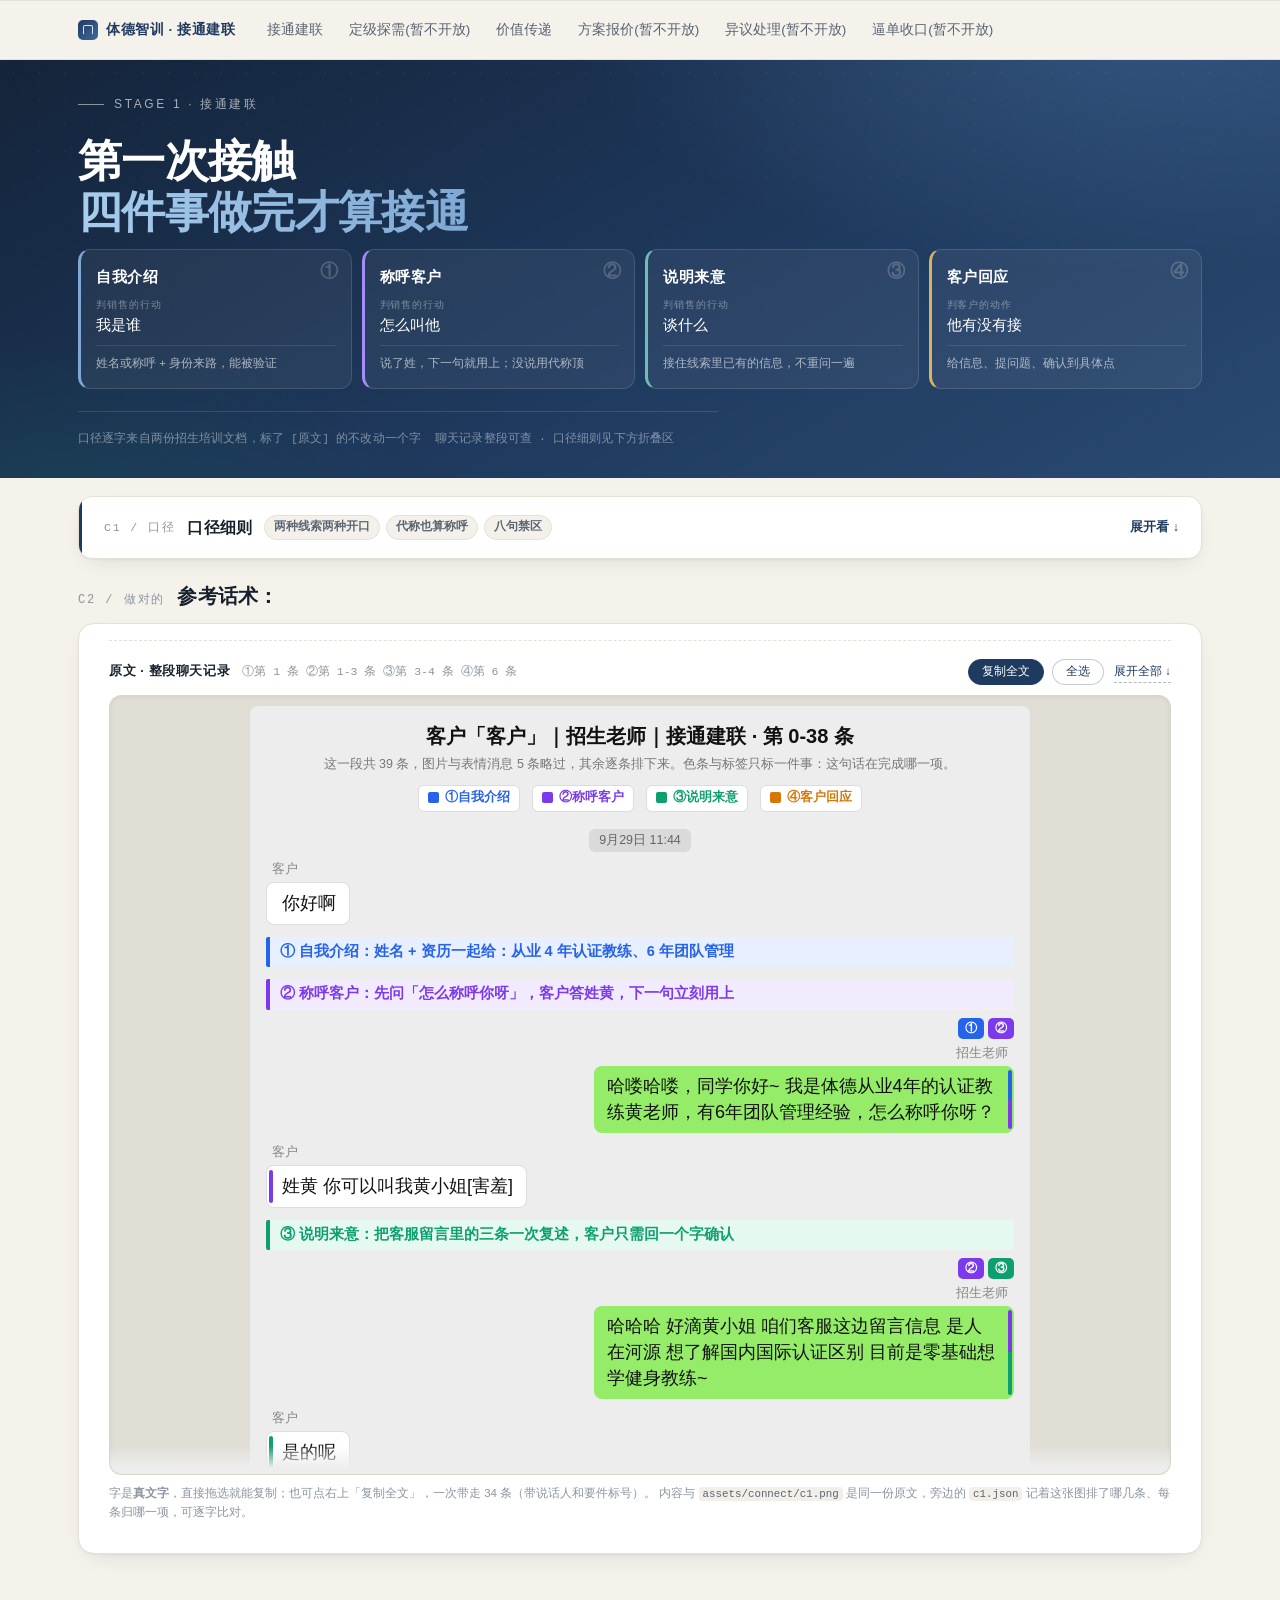
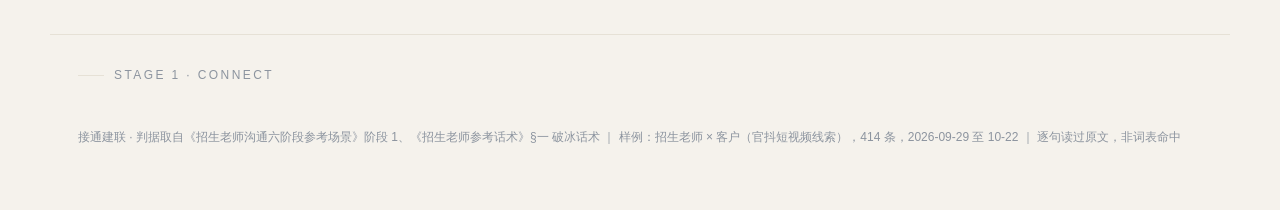
<file: index.html>
<!DOCTYPE html>
<html lang="zh-CN">
<head>
<meta charset="UTF-8">
<meta name="viewport" content="width=device-width, initial-scale=1">
<title>接通建联｜体德智训 · 阶段 1</title>
<meta name="description" content="接通建联教材版：四要件怎么判（自我介绍 / 称呼客户 / 说明来意 / 客户回应）+ 一组从头看到尾的原文案例，聊天记录整段标色，逐字可查。">
<link rel="stylesheet" href="assets/style.css?v=10">
<link rel="stylesheet" href="assets/manual.css?v=2">
<link rel="stylesheet" href="assets/livechat.css?v=5">
<link rel="stylesheet" href="assets/connect.css?v=4">
</head>
<body>

<div class="prov">
</div>

<nav class="nav">
  <div class="nav-in">
    <div class="nav-brand"><i></i><span>体德智训 · 接通建联</span></div>
    <div class="nav-links">
     
    <a href="index.html">接通建联</a>
    <a href="">定级探需(暂不开放)</a>
      <a href="价值传递(可用于案例分享).html"> 价值传递</a>
      <a href="">方案报价(暂不开放)</a>
<a href="">异议处理(暂不开放)</a>
<a href="">逼单收口(暂不开放)</a>
    </div>
  </div>
  <div class="nav-progress"></div>
</nav>

<header class="hero hero-c">
  <div class="hero-in">
    <div class="eyebrow">Stage 1 · 接通建联</div>
    <h1>第一次接触<br><em>四件事做完才算接通</em></h1>
    <p class="sub"></p>
    <div class="stage4">      <div class="st s1"><span class="stn">①</span><b>自我介绍</b>
        <span class="stk">判销售的行动</span><p>我是谁</p>
        <span class="stq">姓名或称呼 + 身份来路，能被验证</span></div>
      <div class="st s2"><span class="stn">②</span><b>称呼客户</b>
        <span class="stk">判销售的行动</span><p>怎么叫他</p>
        <span class="stq">说了姓，下一句就用上；没说用代称顶</span></div>
      <div class="st s3"><span class="stn">③</span><b>说明来意</b>
        <span class="stk">判销售的行动</span><p>谈什么</p>
        <span class="stq">接住线索里已有的信息，不重问一遍</span></div>
      <div class="st s4"><span class="stn">④</span><b>客户回应</b>
        <span class="stk">判客户的动作</span><p>他有没有接</p>
        <span class="stq">给信息、提问题、确认到具体点</span></div>
    </div>
    <div class="hero-meta"><span>口径逐字来自两份招生培训文档，标了 [原文] 的不改动一个字</span><span>聊天记录整段可查 · 口径细则见下方折叠区</span></div>
  </div>
</header>

<section class="sec" id="c-rule">
<details class="cc-fold rv" id="ccFold">
<summary class="cc-fold-sum">
<span class="ccf-no">C1 / 口径</span>
<span class="ccf-t">口径细则</span>
<span class="ccf-chips"><b>两种线索两种开口</b><b>代称也算称呼</b><b>八句禁区</b></span>
<span class="ccf-act"><span class="t1">展开看 ↓</span><span class="t2">收起 ↑</span></span>
</summary>
<div class="cc-fold-body">

<div class="rv cc-part">
  <h3>两种线索，两种开口</h3>
  <p>两类线索的差别只有一处：<b>开口时「已知信息」的多少</b>。用错类型最典型的症状，
  就是客户已经说过三遍的信息被问第四遍。</p>

  <div class="cc-lead2">
    <div class="l2"><span class="l2t">直接线索 · 陌生</span>
      <p class="l2q">哈喽，你好！我是体德从业7年的健身教练x老师，有一线带训+健身房管理经验，国职+NASM双认证教练，怎么称呼你啊 同学？</p>
      <p class="l2q">哈喽，你好！我是体德智训负责招生+就业指导的x老师，看到你有咨询意向，咱们主要是想了解这边的环境、课程内容、证书区别、价格、吃住安排、还是就业方面呢？我先挑你感兴趣的讲。</p>
      <p class="l2n">自我介绍带资历 + 问称呼 + 给选项让客户挑切入点，①②③ 全靠这一句立起来。</p></div>
    <div class="l2 l2b"><span class="l2t">私域转接 · 已聊过</span>
      <p class="l2q">先看转接前的聊天记录。顺着用户原有意向承接沟通，不要重复问用户已经说过的信息，不从头开始打招呼问好，有前端沟通的铺垫可直入主题。</p>
      <p class="l2n">③ 的重点变成<b>复述已知 + 确认</b>，不是问一遍。两类都要说明来意，
      但说什么算说明来意不一样。</p></div>
  </div>
</div>

<div class="rv cc-part">
  <h3>客户不报名字：代称也算称呼</h3>
  <p>② 判的是<b>「有没有给客户一个称呼」</b>，不是「有没有问到真名」。问了客户不肯说、或者回一句「随便」，
  再追就成了盘问。这时换一个代称接着聊，② 照样成立。</p>

  <ul class="cc-alias">
    <li>同学</li><li>铁子</li><li>好兄弟</li><li>宝子</li><li>姐妹</li>
  </ul>

  <div class="cc-vs">
    <div class="vs vs-y"><span class="vst">算</span>
      <p>客户没给名字（或只说「随便」），销售用一个代称<b>从头叫到尾</b></p></div>
    <div class="vs vs-n"><span class="vst">不算</span>
      <p>客户说了「姓黄」，下一句还叫「同学」——<b>没接住客户给的信息</b></p></div>
  </div>

  <p class="cc-fine">代称只顶替<b>「客户没说」</b>这一种情况；说过了就必须用上，这是 ② 的要害。
  全程只用同一个，一句「宝子」一句「姐妹」来回换，显得没在听；选词跟客户的年纪、语气对上即可——
  「铁子」「好兄弟」偏熟络，「同学」「宝子」「姐妹」偏轻。<br>
  <b>来源</b>：这一条是 2026-11-10 补充确认的团队口径，两份培训文档里没有原文，按约定执行。</p>
</div>

<div class="rv cc-part">
  <h3>八句禁区</h3>
  <p>文档原话：这类话术带有催促、质问感，容易给陌生客户造成压迫感，引发反感、拉黑，
  新人尤其注意避开。开场与客户沉默唤醒，都要规避。</p>
  <ul class="cc-ban">
    <li>喂喂喂，还了解吗？</li>
    <li>吱一声啊</li>
    <li>还在吗</li>
    <li>说句话呀</li>
    <li>在不在？看到回一下</li>
    <li>怎么不说话了？还考虑吗？</li>
    <li class="b2">发 无语 / 流汗 / 狗头 等不礼貌的表情</li>
  </ul>
  <p class="cc-fine">原文列了 6 句 + 一类表情。判违规看的是<b>意图</b>不是原句——
  「在吗」「哈喽？」「？？」这类追问同一件事的，都属于同一类。这一条是<b>一票否决</b>性质：
  四要件全齐但用了禁区话术，不算做得好。</p>
</div>
</div>
</details>
</section>

<section class="sec" id="c-good">
<div class="sec-head rv"><div class="sec-no">C2 / 做对的</div>
<h2>参考话术：</h2></div>




<article id="c1" class="qcard cc-case rv">

<figure class="mcase-shot cclive" id="live1">
<input type="checkbox" id="sw1" class="swchk">
<div class="shotbar"><span class="sbt">原文 · 整段聊天记录</span><span class="sbd">①第 1 条 ②第 1-3 条 ③第 3-4 条 ④第 6 条</span>
<div class="cl-tools">
<button type="button" class="lcb lcb1" data-lc="chat1">复制全文</button>
<button type="button" class="lcb" data-lcsel="chat1">全选</button>
<label class="swtoggle" for="sw1"><span class="t1">展开全部 ↓</span><span class="t2">收起 ↑</span></label>
</div></div>
<div class="cl-wrap"><div class="shotwin"><div class="cl-chat" id="chat1" data-cc-head="招生老师 × 客户｜接通建联 · 第 0-38 条（34 条原文）&#10;〔①②③④ = 自我介绍／称呼客户／说明来意／客户回应〕">
<div class="cl-title">客户「客户」｜招生老师｜接通建联 · 第 0-38 条</div>
<div class="cl-sub">这一段共 39 条，图片与表情消息 5 条略过，其余逐条排下来。色条与标签只标一件事：这句话在完成哪一项。</div>
<div class="cl-legend"><span class="cl-lg"><i style="background:#2563EB"></i><b style="color:#2563EB">①自我介绍</b></span><span class="cl-lg"><i style="background:#7C3AED"></i><b style="color:#7C3AED">②称呼客户</b></span><span class="cl-lg"><i style="background:#0E9F6E"></i><b style="color:#0E9F6E">③说明来意</b></span><span class="cl-lg"><i style="background:#D97706"></i><b style="color:#D97706">④客户回应</b></span></div>
<div class="cl-body">
<div class="cl-time"><span>9月29日 11:44</span></div>
<div class="cl-msg c" data-who="客户" data-k=""><div class="cl-nm">客户</div><div class="cl-bub"><i class="cl-bar" style="background:transparent"></i><span class="cl-txt">你好啊</span></div></div>
<div class="cl-band" style="background:#E8EFFF;border-left-color:#2563EB;color:#2563EB">① 自我介绍：姓名 + 资历一起给：从业 4 年认证教练、6 年团队管理</div>
<div class="cl-band" style="background:#F2EBFE;border-left-color:#7C3AED;color:#7C3AED">② 称呼客户：先问「怎么称呼你呀」，客户答姓黄，下一句立刻用上</div>
<div class="cl-msg s" data-who="招生老师" data-k="12"><div class="cl-chips"><span class="cl-chip" style="background:#2563EB">①</span><span class="cl-chip" style="background:#7C3AED">②</span></div><div class="cl-nm">招生老师</div><div class="cl-bub"><i class="cl-bar" style="background:linear-gradient(#2563EB 0 50%,#7C3AED 50% 100%)"></i><span class="cl-txt">哈喽哈喽，同学你好~ 我是体德从业4年的认证教练黄老师，有6年团队管理经验，怎么称呼你呀？</span></div></div>
<div class="cl-msg c" data-who="客户" data-k="2"><div class="cl-nm">客户</div><div class="cl-bub"><i class="cl-bar" style="background:#7C3AED"></i><span class="cl-txt">姓黄 你可以叫我黄小姐[害羞]</span></div></div>
<div class="cl-band" style="background:#E6F9F1;border-left-color:#0E9F6E;color:#0E9F6E">③ 说明来意：把客服留言里的三条一次复述，客户只需回一个字确认</div>
<div class="cl-msg s" data-who="招生老师" data-k="23"><div class="cl-chips"><span class="cl-chip" style="background:#7C3AED">②</span><span class="cl-chip" style="background:#0E9F6E">③</span></div><div class="cl-nm">招生老师</div><div class="cl-bub"><i class="cl-bar" style="background:linear-gradient(#7C3AED 0 50%,#0E9F6E 50% 100%)"></i><span class="cl-txt">哈哈哈 好滴黄小姐 咱们客服这边留言信息 是人在河源 想了解国内国际认证区别 目前是零基础想学健身教练~</span></div></div>
<div class="cl-msg c" data-who="客户" data-k="3"><div class="cl-nm">客户</div><div class="cl-bub"><i class="cl-bar" style="background:#0E9F6E"></i><span class="cl-txt">是的呢</span></div></div>
<div class="cl-msg s" data-who="招生老师" data-k=""><div class="cl-nm">招生老师</div><div class="cl-bub"><i class="cl-bar" style="background:transparent"></i><span class="cl-txt">可以呢 你平时有健身的习惯不？健身多久啦~</span></div></div>
<div class="cl-band" style="background:#FFF4DF;border-left-color:#D97706;color:#D97706">④ 客户回应：不是「嗯哦」，是确认完自己抛出问题</div>
<div class="cl-msg c" data-who="客户" data-k="4"><div class="cl-chips"><span class="cl-chip" style="background:#D97706">④</span></div><div class="cl-nm">客户</div><div class="cl-bub"><i class="cl-bar" style="background:#D97706"></i><span class="cl-txt">你们从零基础到拿证需要多久</span></div></div>
<div class="cl-note">【结论】四要件在开场 6 句内全部成立：第 1 句自我介绍 + 问称呼，第 3 句用上客户给的姓、同时把留言三条复述确认，第 6 句客户自己抛问题——建联结束，需求沟通开始。</div>
</div>
</div></div><i class="cl-fade" aria-hidden="true"></i></div>
<div class="qshot-cap">字是<b>真文字</b>，直接拖选就能复制；也可点右上「复制全文」，一次带走 34 条（带说话人和要件标号）。
内容与 <code>assets/connect/c1.png</code> 是同一份原文，旁边的 <code>c1.json</code> 记着这张图排了哪几条、每条归哪一项，可逐字比对。</div>
</figure>
</article>

</section>

<footer class="foot">
  <div class="eyebrow">Stage 1 · Connect</div>
  <p>接通建联 · 判据取自《招生老师沟通六阶段参考场景》阶段 1、《招生老师参考话术》§一 破冰话术 ｜ 样例：招生老师 × 客户（官抖短视频线索），414 条，2026-09-29 至 10-22 ｜ 逐句读过原文，非词表命中</p>
</footer>

<div class="lb" id="lb">
  <button class="lb-close" aria-label="关闭">×</button>
  <img id="lbImg" alt="">
  <div class="lb-cap" id="lbCap"></div>
</div>

<script src="assets/app.js?v=10"></script>
<script src="assets/livechat.js?v=5"></script>
<script>
/* 顶部导航「一 · 口径」指向 #c-rule，而那一块默认是折着的。
   点导航要能直接看到内容，所以落到这个锚点时自动展开一次；
   手动收起后不再抢着打开（只在 hash 变化时触发）。 */
(function () {
  var d = document.getElementById('ccFold');
  if (!d) return;
  function sync() {
    if (location.hash === '#c-rule') d.open = true;
  }
  sync();
  window.addEventListener('hashchange', sync);
})();
</script>
</body>
</html>
</file>
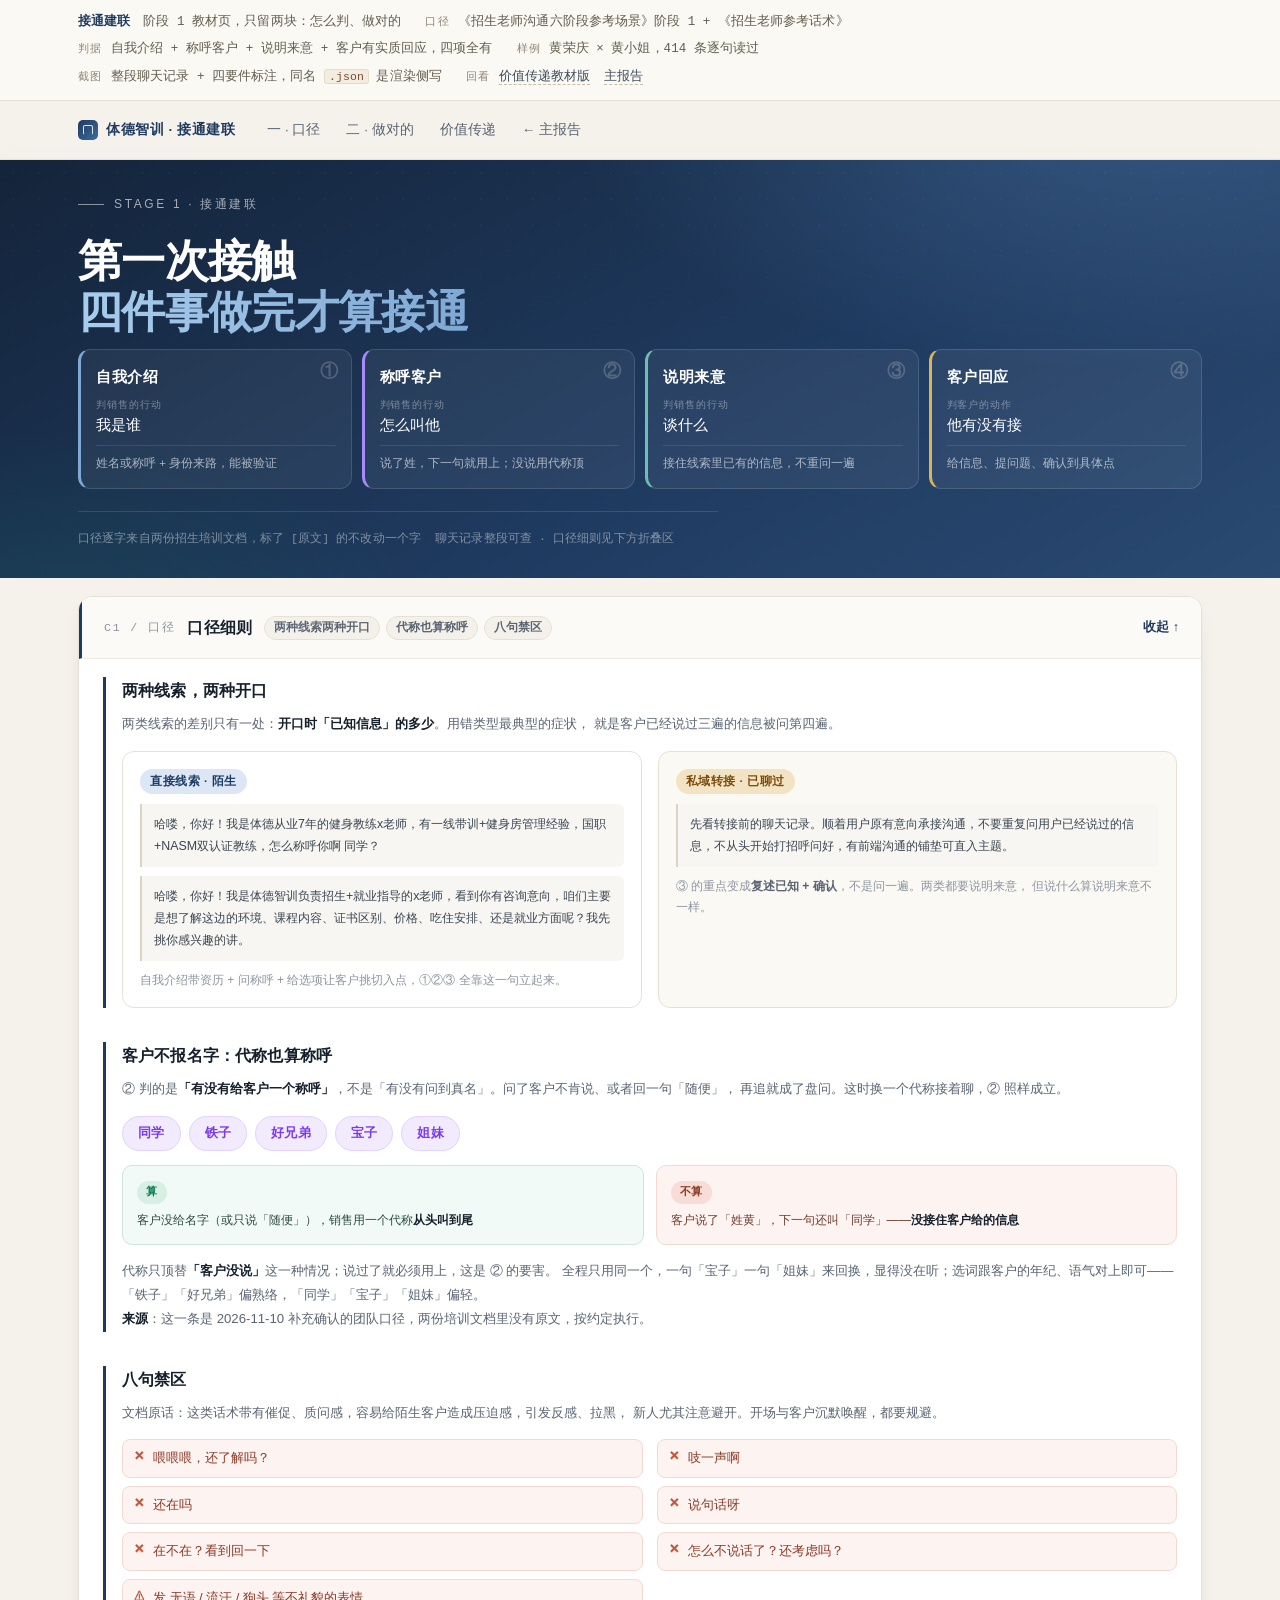
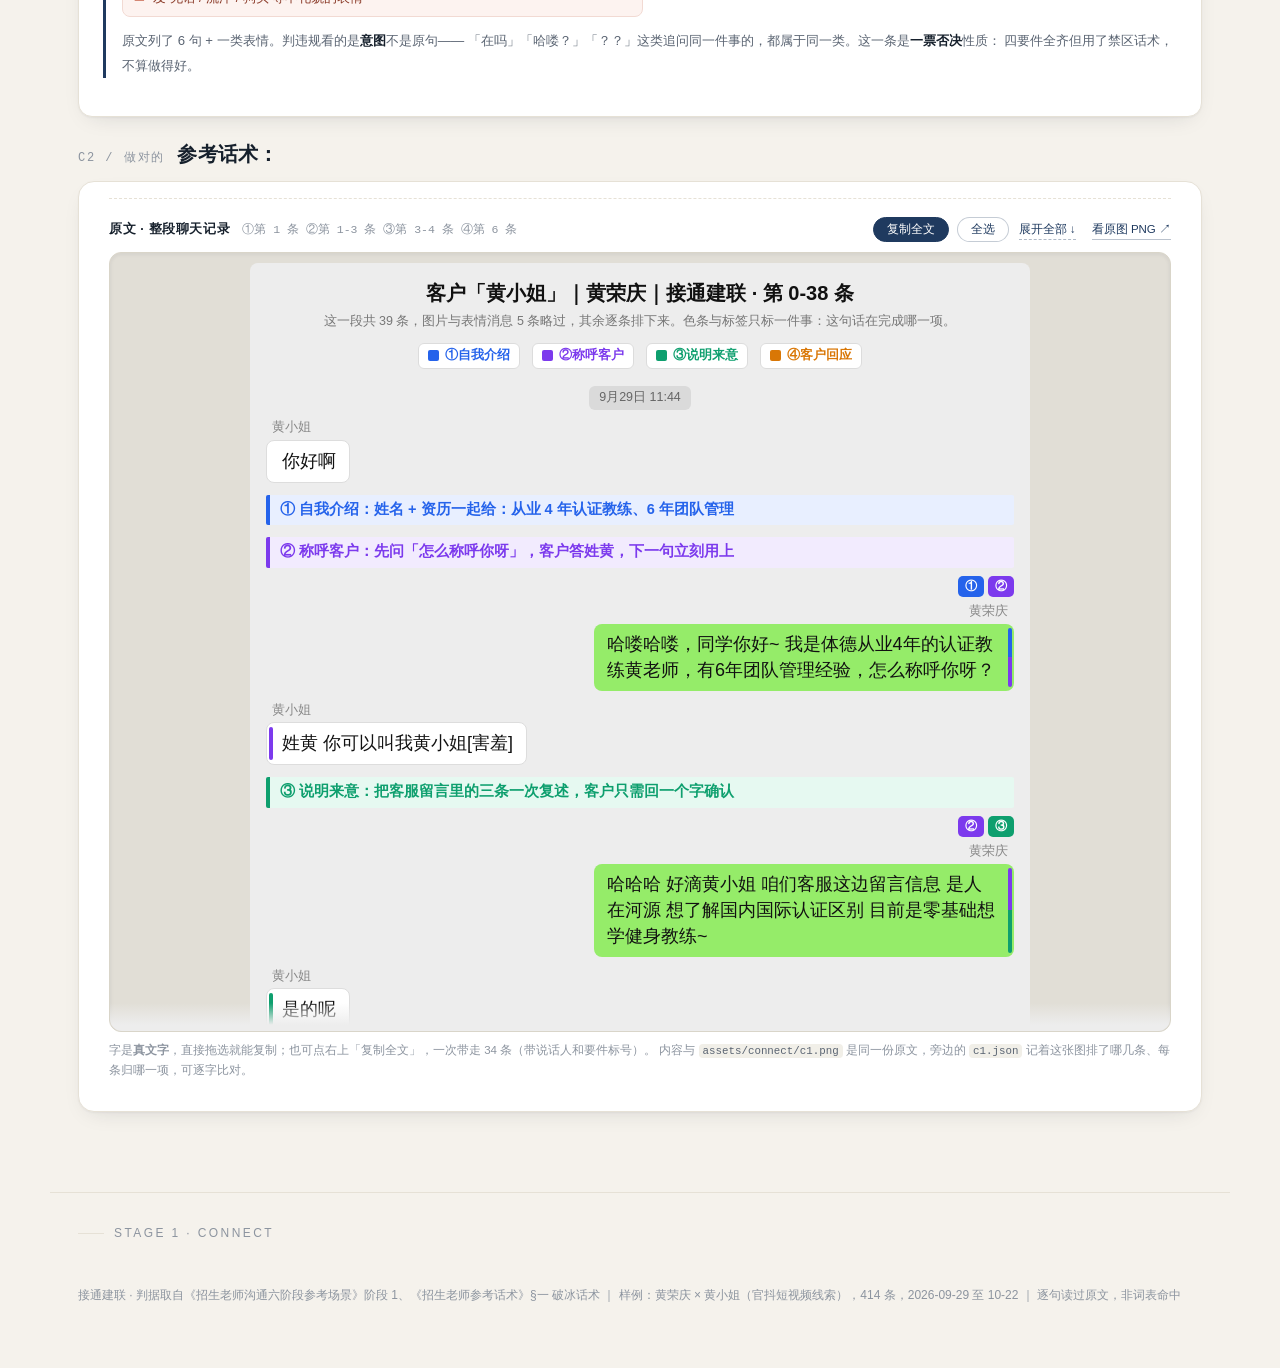
<file: _tmp_open.html>
<!DOCTYPE html>
<html lang="zh-CN">
<head>
<meta charset="UTF-8">
<meta name="viewport" content="width=device-width, initial-scale=1">
<title>接通建联｜体德智训 · 阶段 1</title>
<meta name="description" content="接通建联教材版：四要件怎么判（自我介绍 / 称呼客户 / 说明来意 / 客户回应）+ 一组从头看到尾的原文案例，聊天记录整段标色，逐字可查。">
<link rel="stylesheet" href="assets/style.css?v=10">
<link rel="stylesheet" href="assets/manual.css?v=2">
<link rel="stylesheet" href="assets/livechat.css?v=5">
<link rel="stylesheet" href="assets/connect.css?v=4">
</head>
<body>

<div class="prov">
  <div class="prov-in">
    <p><span class="seg"><b>接通建联</b>　阶段 1 教材页，只留两块：怎么判、做对的</span><span class="seg"><em>口径</em>《招生老师沟通六阶段参考场景》阶段 1 + 《招生老师参考话术》</span></p>
    <p><span class="seg"><em>判据</em>自我介绍 + 称呼客户 + 说明来意 + 客户有实质回应，四项全有</span><span class="seg"><em>样例</em>黄荣庆 × 黄小姐，414 条逐句读过</span></p>
    <p><span class="seg"><em>截图</em>整段聊天记录 + 四要件标注，同名 <code>.json</code> 是渲染侧写</span><span class="seg"><em>回看</em><a href="口径与范本.html">价值传递教材版</a><a href="index.html">主报告</a></span></p>
  </div>
</div>

<nav class="nav">
  <div class="nav-in">
    <div class="nav-brand"><i></i><span>体德智训 · 接通建联</span></div>
    <div class="nav-links">
      <a href="#c-rule">一 · 口径</a>
      <a href="#c-good">二 · 做对的</a>
      <a href="价值传递(可用于案例分享).html"> 价值传递</a>
      <a href="index.html">← 主报告</a>
    </div>
  </div>
  <div class="nav-progress"></div>
</nav>

<header class="hero hero-c">
  <div class="hero-in">
    <div class="eyebrow">Stage 1 · 接通建联</div>
    <h1>第一次接触<br><em>四件事做完才算接通</em></h1>
    <p class="sub"></p>
    <div class="stage4">      <div class="st s1"><span class="stn">①</span><b>自我介绍</b>
        <span class="stk">判销售的行动</span><p>我是谁</p>
        <span class="stq">姓名或称呼 + 身份来路，能被验证</span></div>
      <div class="st s2"><span class="stn">②</span><b>称呼客户</b>
        <span class="stk">判销售的行动</span><p>怎么叫他</p>
        <span class="stq">说了姓，下一句就用上；没说用代称顶</span></div>
      <div class="st s3"><span class="stn">③</span><b>说明来意</b>
        <span class="stk">判销售的行动</span><p>谈什么</p>
        <span class="stq">接住线索里已有的信息，不重问一遍</span></div>
      <div class="st s4"><span class="stn">④</span><b>客户回应</b>
        <span class="stk">判客户的动作</span><p>他有没有接</p>
        <span class="stq">给信息、提问题、确认到具体点</span></div>
    </div>
    <div class="hero-meta"><span>口径逐字来自两份招生培训文档，标了 [原文] 的不改动一个字</span><span>聊天记录整段可查 · 口径细则见下方折叠区</span></div>
  </div>
</header>

<section class="sec" id="c-rule">
<details class="cc-fold rv" id="ccFold" open>
<summary class="cc-fold-sum">
<span class="ccf-no">C1 / 口径</span>
<span class="ccf-t">口径细则</span>
<span class="ccf-chips"><b>两种线索两种开口</b><b>代称也算称呼</b><b>八句禁区</b></span>
<span class="ccf-act"><span class="t1">展开看 ↓</span><span class="t2">收起 ↑</span></span>
</summary>
<div class="cc-fold-body">

<div class="rv cc-part">
  <h3>两种线索，两种开口</h3>
  <p>两类线索的差别只有一处：<b>开口时「已知信息」的多少</b>。用错类型最典型的症状，
  就是客户已经说过三遍的信息被问第四遍。</p>

  <div class="cc-lead2">
    <div class="l2"><span class="l2t">直接线索 · 陌生</span>
      <p class="l2q">哈喽，你好！我是体德从业7年的健身教练x老师，有一线带训+健身房管理经验，国职+NASM双认证教练，怎么称呼你啊 同学？</p>
      <p class="l2q">哈喽，你好！我是体德智训负责招生+就业指导的x老师，看到你有咨询意向，咱们主要是想了解这边的环境、课程内容、证书区别、价格、吃住安排、还是就业方面呢？我先挑你感兴趣的讲。</p>
      <p class="l2n">自我介绍带资历 + 问称呼 + 给选项让客户挑切入点，①②③ 全靠这一句立起来。</p></div>
    <div class="l2 l2b"><span class="l2t">私域转接 · 已聊过</span>
      <p class="l2q">先看转接前的聊天记录。顺着用户原有意向承接沟通，不要重复问用户已经说过的信息，不从头开始打招呼问好，有前端沟通的铺垫可直入主题。</p>
      <p class="l2n">③ 的重点变成<b>复述已知 + 确认</b>，不是问一遍。两类都要说明来意，
      但说什么算说明来意不一样。</p></div>
  </div>
</div>

<div class="rv cc-part">
  <h3>客户不报名字：代称也算称呼</h3>
  <p>② 判的是<b>「有没有给客户一个称呼」</b>，不是「有没有问到真名」。问了客户不肯说、或者回一句「随便」，
  再追就成了盘问。这时换一个代称接着聊，② 照样成立。</p>

  <ul class="cc-alias">
    <li>同学</li><li>铁子</li><li>好兄弟</li><li>宝子</li><li>姐妹</li>
  </ul>

  <div class="cc-vs">
    <div class="vs vs-y"><span class="vst">算</span>
      <p>客户没给名字（或只说「随便」），销售用一个代称<b>从头叫到尾</b></p></div>
    <div class="vs vs-n"><span class="vst">不算</span>
      <p>客户说了「姓黄」，下一句还叫「同学」——<b>没接住客户给的信息</b></p></div>
  </div>

  <p class="cc-fine">代称只顶替<b>「客户没说」</b>这一种情况；说过了就必须用上，这是 ② 的要害。
  全程只用同一个，一句「宝子」一句「姐妹」来回换，显得没在听；选词跟客户的年纪、语气对上即可——
  「铁子」「好兄弟」偏熟络，「同学」「宝子」「姐妹」偏轻。<br>
  <b>来源</b>：这一条是 2026-11-10 补充确认的团队口径，两份培训文档里没有原文，按约定执行。</p>
</div>

<div class="rv cc-part">
  <h3>八句禁区</h3>
  <p>文档原话：这类话术带有催促、质问感，容易给陌生客户造成压迫感，引发反感、拉黑，
  新人尤其注意避开。开场与客户沉默唤醒，都要规避。</p>
  <ul class="cc-ban">
    <li>喂喂喂，还了解吗？</li>
    <li>吱一声啊</li>
    <li>还在吗</li>
    <li>说句话呀</li>
    <li>在不在？看到回一下</li>
    <li>怎么不说话了？还考虑吗？</li>
    <li class="b2">发 无语 / 流汗 / 狗头 等不礼貌的表情</li>
  </ul>
  <p class="cc-fine">原文列了 6 句 + 一类表情。判违规看的是<b>意图</b>不是原句——
  「在吗」「哈喽？」「？？」这类追问同一件事的，都属于同一类。这一条是<b>一票否决</b>性质：
  四要件全齐但用了禁区话术，不算做得好。</p>
</div>
</div>
</details>
</section>

<section class="sec" id="c-good">
<div class="sec-head rv"><div class="sec-no">C2 / 做对的</div>
<h2>参考话术：</h2></div>




<article id="c1" class="qcard cc-case rv">

<figure class="mcase-shot cclive" id="live1">
<input type="checkbox" id="sw1" class="swchk">
<div class="shotbar"><span class="sbt">原文 · 整段聊天记录</span><span class="sbd">①第 1 条 ②第 1-3 条 ③第 3-4 条 ④第 6 条</span>
<a class="shotopen" href="assets/connect/c1.png" target="_blank" rel="noopener">看原图 PNG ↗</a>
<div class="cl-tools">
<button type="button" class="lcb lcb1" data-lc="chat1">复制全文</button>
<button type="button" class="lcb" data-lcsel="chat1">全选</button>
<label class="swtoggle" for="sw1"><span class="t1">展开全部 ↓</span><span class="t2">收起 ↑</span></label>
</div></div>
<div class="cl-wrap"><div class="shotwin"><div class="cl-chat" id="chat1" data-cc-head="黄荣庆 × 黄小姐｜接通建联 · 第 0-38 条（34 条原文）&#10;〔①②③④ = 自我介绍／称呼客户／说明来意／客户回应〕">
<div class="cl-title">客户「黄小姐」｜黄荣庆｜接通建联 · 第 0-38 条</div>
<div class="cl-sub">这一段共 39 条，图片与表情消息 5 条略过，其余逐条排下来。色条与标签只标一件事：这句话在完成哪一项。</div>
<div class="cl-legend"><span class="cl-lg"><i style="background:#2563EB"></i><b style="color:#2563EB">①自我介绍</b></span><span class="cl-lg"><i style="background:#7C3AED"></i><b style="color:#7C3AED">②称呼客户</b></span><span class="cl-lg"><i style="background:#0E9F6E"></i><b style="color:#0E9F6E">③说明来意</b></span><span class="cl-lg"><i style="background:#D97706"></i><b style="color:#D97706">④客户回应</b></span></div>
<div class="cl-body">
<div class="cl-time"><span>9月29日 11:44</span></div>
<div class="cl-msg c" data-who="黄小姐" data-k=""><div class="cl-nm">黄小姐</div><div class="cl-bub"><i class="cl-bar" style="background:transparent"></i><span class="cl-txt">你好啊</span></div></div>
<div class="cl-band" style="background:#E8EFFF;border-left-color:#2563EB;color:#2563EB">① 自我介绍：姓名 + 资历一起给：从业 4 年认证教练、6 年团队管理</div>
<div class="cl-band" style="background:#F2EBFE;border-left-color:#7C3AED;color:#7C3AED">② 称呼客户：先问「怎么称呼你呀」，客户答姓黄，下一句立刻用上</div>
<div class="cl-msg s" data-who="黄荣庆" data-k="12"><div class="cl-chips"><span class="cl-chip" style="background:#2563EB">①</span><span class="cl-chip" style="background:#7C3AED">②</span></div><div class="cl-nm">黄荣庆</div><div class="cl-bub"><i class="cl-bar" style="background:linear-gradient(#2563EB 0 50%,#7C3AED 50% 100%)"></i><span class="cl-txt">哈喽哈喽，同学你好~ 我是体德从业4年的认证教练黄老师，有6年团队管理经验，怎么称呼你呀？</span></div></div>
<div class="cl-msg c" data-who="黄小姐" data-k="2"><div class="cl-nm">黄小姐</div><div class="cl-bub"><i class="cl-bar" style="background:#7C3AED"></i><span class="cl-txt">姓黄 你可以叫我黄小姐[害羞]</span></div></div>
<div class="cl-band" style="background:#E6F9F1;border-left-color:#0E9F6E;color:#0E9F6E">③ 说明来意：把客服留言里的三条一次复述，客户只需回一个字确认</div>
<div class="cl-msg s" data-who="黄荣庆" data-k="23"><div class="cl-chips"><span class="cl-chip" style="background:#7C3AED">②</span><span class="cl-chip" style="background:#0E9F6E">③</span></div><div class="cl-nm">黄荣庆</div><div class="cl-bub"><i class="cl-bar" style="background:linear-gradient(#7C3AED 0 50%,#0E9F6E 50% 100%)"></i><span class="cl-txt">哈哈哈 好滴黄小姐 咱们客服这边留言信息 是人在河源 想了解国内国际认证区别 目前是零基础想学健身教练~</span></div></div>
<div class="cl-msg c" data-who="黄小姐" data-k="3"><div class="cl-nm">黄小姐</div><div class="cl-bub"><i class="cl-bar" style="background:#0E9F6E"></i><span class="cl-txt">是的呢</span></div></div>
<div class="cl-msg s" data-who="黄荣庆" data-k=""><div class="cl-nm">黄荣庆</div><div class="cl-bub"><i class="cl-bar" style="background:transparent"></i><span class="cl-txt">可以呢 你平时有健身的习惯不？健身多久啦~</span></div></div>
<div class="cl-band" style="background:#FFF4DF;border-left-color:#D97706;color:#D97706">④ 客户回应：不是「嗯哦」，是确认完自己抛出问题</div>
<div class="cl-msg c" data-who="黄小姐" data-k="4"><div class="cl-chips"><span class="cl-chip" style="background:#D97706">④</span></div><div class="cl-nm">黄小姐</div><div class="cl-bub"><i class="cl-bar" style="background:#D97706"></i><span class="cl-txt">你们从零基础到拿证需要多久</span></div></div>
<div class="cl-note">【结论】四要件在开场 6 句内全部成立：第 1 句自我介绍 + 问称呼，第 3 句用上客户给的姓、同时把留言三条复述确认，第 6 句客户自己抛问题——建联结束，需求沟通开始。</div>
</div>
</div></div><i class="cl-fade" aria-hidden="true"></i></div>
<div class="qshot-cap">字是<b>真文字</b>，直接拖选就能复制；也可点右上「复制全文」，一次带走 34 条（带说话人和要件标号）。
内容与 <code>assets/connect/c1.png</code> 是同一份原文，旁边的 <code>c1.json</code> 记着这张图排了哪几条、每条归哪一项，可逐字比对。</div>
</figure>
</article>

</section>

<footer class="foot">
  <div class="eyebrow">Stage 1 · Connect</div>
  <p>接通建联 · 判据取自《招生老师沟通六阶段参考场景》阶段 1、《招生老师参考话术》§一 破冰话术 ｜ 样例：黄荣庆 × 黄小姐（官抖短视频线索），414 条，2026-09-29 至 10-22 ｜ 逐句读过原文，非词表命中</p>
</footer>

<div class="lb" id="lb">
  <button class="lb-close" aria-label="关闭">×</button>
  <img id="lbImg" alt="">
  <div class="lb-cap" id="lbCap"></div>
</div>

<script src="assets/app.js?v=10"></script>
<script src="assets/livechat.js?v=5"></script>
<script>
/* 顶部导航「一 · 口径」指向 #c-rule，而那一块默认是折着的。
   点导航要能直接看到内容，所以落到这个锚点时自动展开一次；
   手动收起后不再抢着打开（只在 hash 变化时触发）。 */
(function () {
  var d = document.getElementById('ccFold');
  if (!d) return;
  function sync() {
    if (location.hash === '#c-rule') d.open = true;
  }
  sync();
  window.addEventListener('hashchange', sync);
})();
</script>
</body>
</html>
</file>
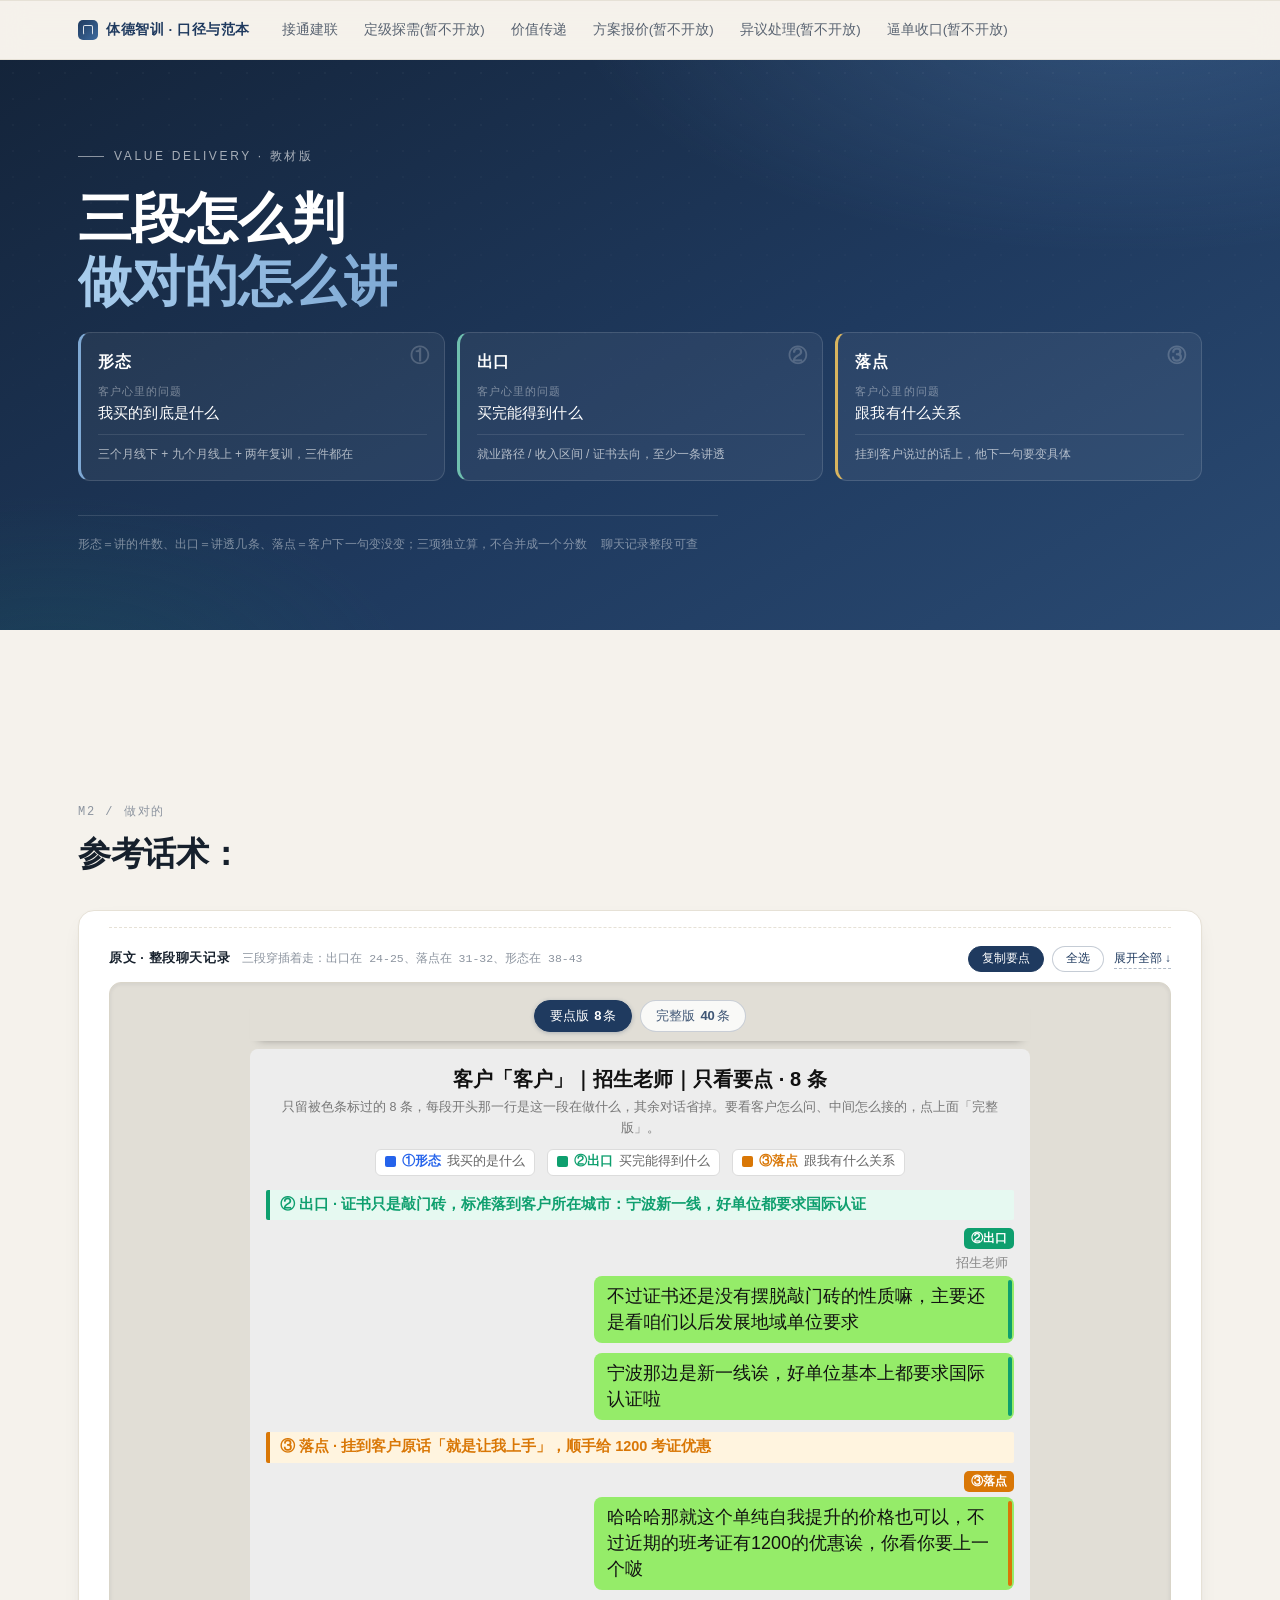
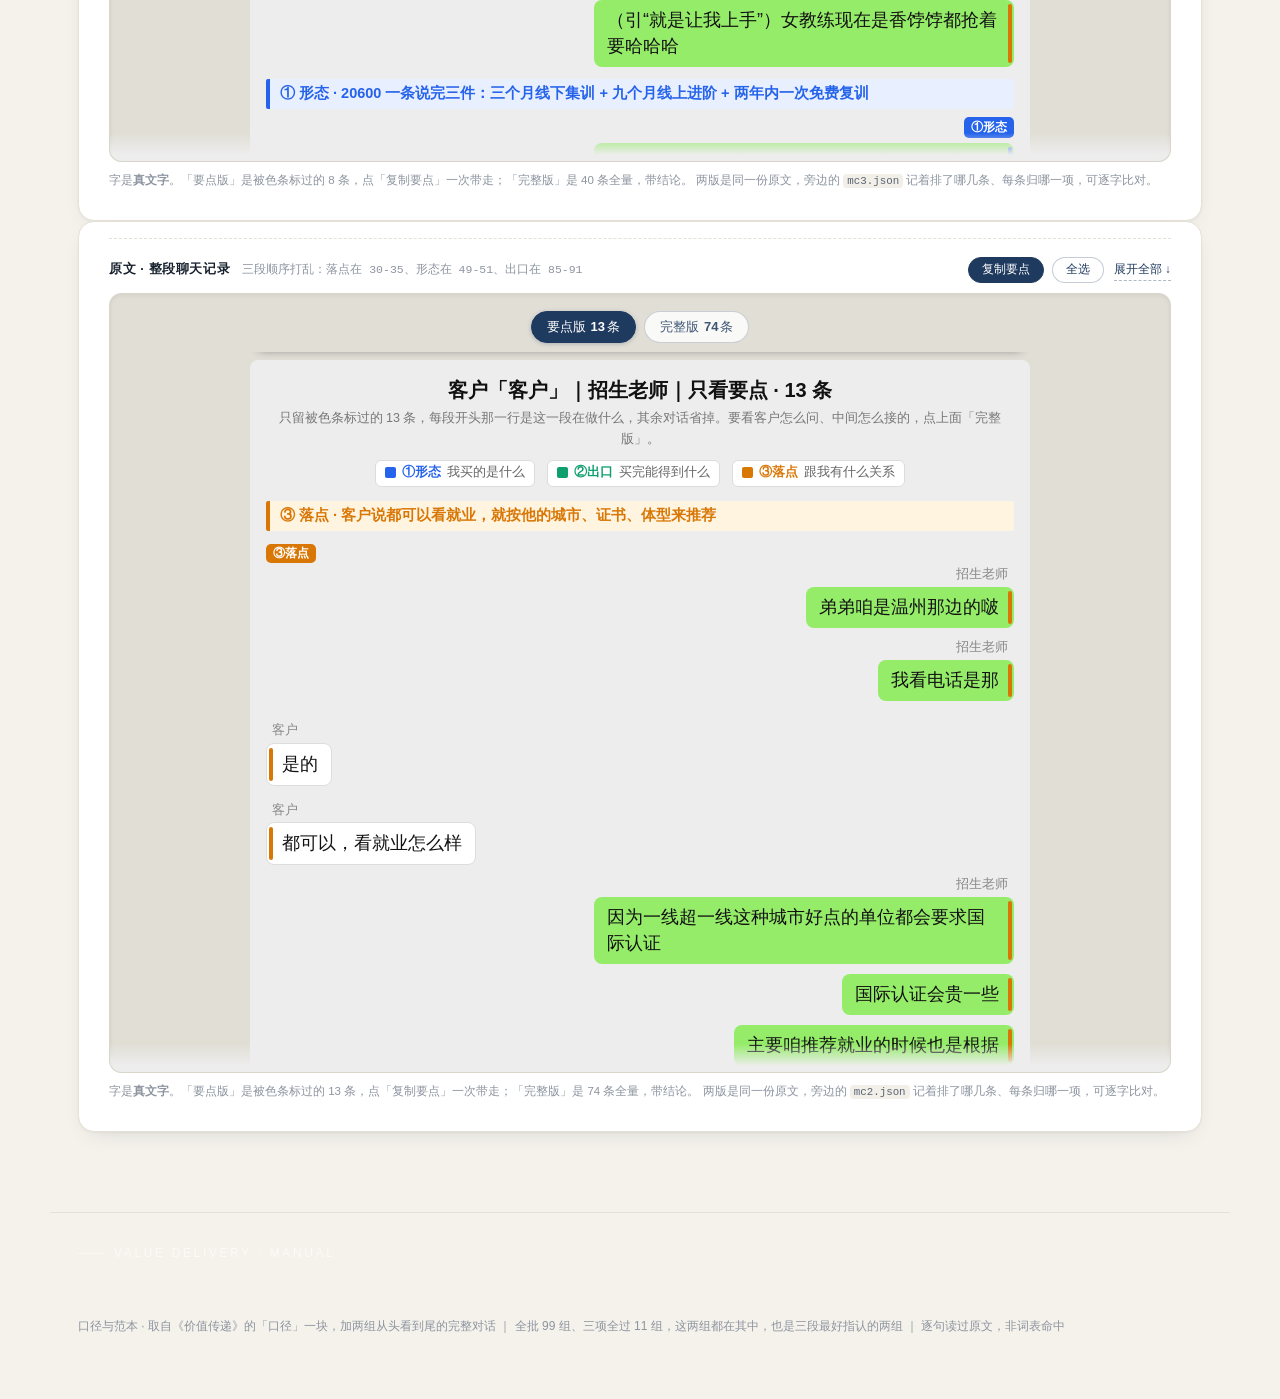
<file: 价值传递(可用于案例分享).html>
<!DOCTYPE html>
<html lang="zh-CN">
<head>
<meta charset="UTF-8">
<meta name="viewport" content="width=device-width, initial-scale=1">
<title>口径与范本｜体德智训 · 价值传递</title>
<meta name="description" content="价值传递教材版：三项怎么判（形态 / 出口 / 落点）+ 两组从头看到尾的原文案例，聊天记录整段标色，逐字可查。">
<link rel="stylesheet" href="assets/style.css?v=10">
<link rel="stylesheet" href="assets/manual.css?v=2">
<link rel="stylesheet" href="assets/livechat.css?v=5">
</head>
<body>

<div class="prov">
 
</div>

<nav class="nav">
  <div class="nav-in">
    <div class="nav-brand"><i></i><span>体德智训 · 口径与范本</span></div>
    <div class="nav-links">
      <a href="index.html">接通建联</a>
    <a href="">定级探需(暂不开放)</a>
      <a href="价值传递(可用于案例分享).html"> 价值传递</a>
      <a href="">方案报价(暂不开放)</a>
<a href="">异议处理(暂不开放)</a>
<a href="">逼单收口(暂不开放)</a>
    </div>
  </div>
  <div class="nav-progress"></div>
</nav>

<header class="hero">
  <div class="hero-in">
    <div class="eyebrow">Value Delivery · 教材版</div>
    <h1>三段怎么判<br><em>做对的怎么讲</em></h1>
    
    <div class="stage3">
      <div class="st s1"><span class="stn">①</span><b>形态</b>
        <span class="stk">客户心里的问题</span><p>我买的到底是什么</p>
        <span class="stq">三个月线下 + 九个月线上 + 两年复训，三件都在</span></div>
      <div class="st s2"><span class="stn">②</span><b>出口</b>
        <span class="stk">客户心里的问题</span><p>买完能得到什么</p>
        <span class="stq">就业路径 / 收入区间 / 证书去向，至少一条讲透</span></div>
      <div class="st s3"><span class="stn">③</span><b>落点</b>
        <span class="stk">客户心里的问题</span><p>跟我有什么关系</p>
        <span class="stq">挂到客户说过的话上，他下一句要变具体</span></div>
    </div>
    <div class="hero-meta"><span>形态＝讲的件数、出口＝讲透几条、落点＝客户下一句变没变；三项独立算，不合并成一个分数</span><span>聊天记录整段可查</span></div>
  </div>
</header>

<section class="sec" id="m-rule">
</section>

<section class="sec" id="m-good">
<div class="sec-head rv"><div class="sec-no">M2 / 做对的</div>
<h2>参考话术：</h2></div>

<article id="m1" class="qcard p1 mcase rv">
<figure class="mcase-shot cclive" id="live1">
<input type="checkbox" id="sw1" class="swchk">
<div class="shotbar"><span class="sbt">原文 · 整段聊天记录</span><span class="sbd">三段穿插着走：出口在 24-25、落点在 31-32、形态在 38-43</span>

<div class="cl-tools">
<button type="button" class="lcb lcb1" data-lc="chat1" data-lcgrp="1" data-lbl-slim="复制要点" data-lbl-full="复制全文">复制要点</button>
<button type="button" class="lcb" data-lcsel="chat1" data-lcgrp="1">全选</button>
<label class="swtoggle" for="sw1"><span class="t1">展开全部 ↓</span><span class="t2">收起 ↑</span></label>
</div></div>
<div class="cl-wrap"><div class="shotwin">
<div class="cl-tabs"><button type="button" class="cl-tab on" data-clgrp="1" data-pane="chat1k">要点版<b>8</b>条</button><button type="button" class="cl-tab" data-clgrp="1" data-pane="chat1">完整版<b>40</b>条</button></div>
<div class="cl-chat cl-pane" id="chat1k" data-clgrp="1" data-cc-plain="1" data-cc-head="招生老师 × 客户｜价值传递 · 要点版（8 条）">
<div class="cl-title">客户「客户」｜招生老师｜只看要点 · 8 条</div>
<div class="cl-sub">只留被色条标过的 8 条，每段开头那一行是这一段在做什么，其余对话省掉。要看客户怎么问、中间怎么接的，点上面「完整版」。</div>
<div class="cl-legend"><span class="cl-lg"><i style="background:#2563EB"></i><b style="color:#2563EB">①形态</b><em>我买的是什么</em></span><span class="cl-lg"><i style="background:#0E9F6E"></i><b style="color:#0E9F6E">②出口</b><em>买完能得到什么</em></span><span class="cl-lg"><i style="background:#D97706"></i><b style="color:#D97706">③落点</b><em>跟我有什么关系</em></span></div>
<div class="cl-body">
<div class="cl-band" style="background:#E6F9F1;border-left-color:#0E9F6E;color:#0E9F6E">② 出口 · 证书只是敲门砖，标准落到客户所在城市：宁波新一线，好单位都要求国际认证</div>
<div class="cl-msg s" data-who="招生老师" data-k="2"><div class="cl-chips"><span class="cl-chip" style="background:#0E9F6E">②出口</span></div><div class="cl-nm">招生老师</div><div class="cl-bub"><i class="cl-bar" style="background:#0E9F6E"></i><span class="cl-txt">不过证书还是没有摆脱敲门砖的性质嘛，主要还是看咱们以后发展地域单位要求</span></div></div>
<div class="cl-msg s" data-who="招生老师" data-k="2"><div class="cl-bub"><i class="cl-bar" style="background:#0E9F6E"></i><span class="cl-txt">宁波那边是新一线诶，好单位基本上都要求国际认证啦</span></div></div>
<div class="cl-band" style="background:#FFF4DF;border-left-color:#D97706;color:#D97706">③ 落点 · 挂到客户原话「就是让我上手」，顺手给 1200 考证优惠</div>
<div class="cl-msg s" data-who="招生老师" data-k="3"><div class="cl-chips"><span class="cl-chip" style="background:#D97706">③落点</span></div><div class="cl-bub"><i class="cl-bar" style="background:#D97706"></i><span class="cl-txt">哈哈哈那就这个单纯自我提升的价格也可以，不过近期的班考证有1200的优惠诶，你看你要上一个啵</span></div></div>
<div class="cl-msg s" data-who="招生老师" data-k="3"><div class="cl-bub"><i class="cl-bar" style="background:#D97706"></i><span class="cl-txt">（引“就是让我上手”）女教练现在是香饽饽都抢着要哈哈哈</span></div></div>
<div class="cl-band" style="background:#E8EFFF;border-left-color:#2563EB;color:#2563EB">① 形态 · 20600 一条说完三件：三个月线下集训 + 九个月线上进阶 + 两年内一次免费复训</div>
<div class="cl-msg s" data-who="招生老师" data-k="1"><div class="cl-chips"><span class="cl-chip" style="background:#2563EB">①形态</span></div><div class="cl-bub"><i class="cl-bar" style="background:#2563EB"></i><span class="cl-txt">20600，三个月线下集训＋九个月线上进阶课＋两年内一次免费复训的权益</span></div></div>
<div class="cl-msg s" data-who="招生老师" data-k="1"><div class="cl-bub"><i class="cl-bar" style="background:#2563EB"></i><span class="cl-txt">咱们是理论＋实操一起滴，不会只抓一个，毕竟现在获取知识的方式有很多嘛</span></div></div>
<div class="cl-msg s" data-who="招生老师" data-k="1"><div class="cl-bub"><i class="cl-bar" style="background:#2563EB"></i><span class="cl-txt">用这些基础出去之后也能正确运用网上的碎片化知识[嘿哈]</span></div></div>
<div class="cl-msg s" data-who="招生老师" data-k="1"><div class="cl-bub"><i class="cl-bar" style="background:#2563EB"></i><span class="cl-txt">身材也同样是要抓的，咱瞅瞅这些管理能接受啵，[撇嘴]咱们管得还是蛮严格的</span></div></div>
</div>
</div>
<div class="cl-chat cl-pane" id="chat1" data-clgrp="1" data-cc-head="招生老师 × 客户｜价值传递 · 第 0-45 条（40 条原文）&#10;〔①②③ = 形态／出口／落点〕" hidden>
<div class="cl-title">客户「客户」｜招生老师｜整段 46 条 · 三段标注</div>
<div class="cl-sub">这一段共 46 条，图片与表情消息 6 条略过，其余逐条排下来。色条与标签只标一件事：这句话在完成哪一项。</div>
<div class="cl-legend"><span class="cl-lg"><i style="background:#2563EB"></i><b style="color:#2563EB">①形态</b><em>我买的是什么</em></span><span class="cl-lg"><i style="background:#0E9F6E"></i><b style="color:#0E9F6E">②出口</b><em>买完能得到什么</em></span><span class="cl-lg"><i style="background:#D97706"></i><b style="color:#D97706">③落点</b><em>跟我有什么关系</em></span></div>
<div class="cl-body">
<div class="cl-time"><span>10月26日 16:02</span></div>
<div class="cl-msg c" data-who="客户" data-k=""><div class="cl-nm">客户</div><div class="cl-bub"><i class="cl-bar" style="background:transparent"></i><span class="cl-txt">你好</span></div></div>
<div class="cl-msg s" data-who="招生老师" data-k=""><div class="cl-nm">招生老师</div><div class="cl-bub"><i class="cl-bar" style="background:transparent"></i><span class="cl-txt">哈喽哈喽</span></div></div>
<div class="cl-msg s" data-who="招生老师" data-k=""><div class="cl-bub"><i class="cl-bar" style="background:transparent"></i><span class="cl-txt">请问咱是单纯自我提升</span></div></div>
<div class="cl-msg s" data-who="招生老师" data-k=""><div class="cl-bub"><i class="cl-bar" style="background:transparent"></i><span class="cl-txt">还是有打算做教练呀</span></div></div>
<div class="cl-msg s" data-who="招生老师" data-k=""><div class="cl-bub"><i class="cl-bar" style="background:transparent"></i><span class="cl-txt">看咱是留了咨来着</span></div></div>
<div class="cl-msg c" data-who="客户" data-k=""><div class="cl-nm">客户</div><div class="cl-bub"><i class="cl-bar" style="background:transparent"></i><span class="cl-txt">做教练</span></div></div>
<div class="cl-msg c" data-who="客户" data-k=""><div class="cl-bub"><i class="cl-bar" style="background:transparent"></i><span class="cl-txt">要考那个新国职</span></div></div>
<div class="cl-msg c" data-who="客户" data-k=""><div class="cl-bub"><i class="cl-bar" style="background:transparent"></i><span class="cl-txt">想问一下课程安排</span></div></div>
<div class="cl-msg s" data-who="招生老师" data-k=""><div class="cl-nm">招生老师</div><div class="cl-bub"><i class="cl-bar" style="background:transparent"></i><span class="cl-txt">咱们系统学习要三个月哦</span></div></div>
<div class="cl-msg s" data-who="招生老师" data-k=""><div class="cl-bub"><i class="cl-bar" style="background:transparent"></i><span class="cl-txt">咱之前是练了多久啦</span></div></div>
<div class="cl-msg s" data-who="招生老师" data-k=""><div class="cl-bub"><i class="cl-bar" style="background:transparent"></i><span class="cl-txt">了解一下基础[转圈]</span></div></div>
<div class="cl-msg c" data-who="客户" data-k=""><div class="cl-nm">客户</div><div class="cl-bub"><i class="cl-bar" style="background:transparent"></i><span class="cl-txt">纯小白</span></div></div>
<div class="cl-msg s" data-who="招生老师" data-k=""><div class="cl-nm">招生老师</div><div class="cl-bub"><i class="cl-bar" style="background:transparent"></i><span class="cl-txt">[嘿哈]咱整体下来强度还是在的哦，后续可以考虑到健身房试试看能不能享受训练～咱不冲动消费</span></div></div>
<div class="cl-msg s" data-who="招生老师" data-k=""><div class="cl-bub"><i class="cl-bar" style="background:transparent"></i><span class="cl-txt">妹妹是刚毕业噻还是还在上学哇</span></div></div>
<div class="cl-msg c" data-who="客户" data-k=""><div class="cl-nm">客户</div><div class="cl-bub"><i class="cl-bar" style="background:transparent"></i><span class="cl-txt">我在健身房上班</span></div></div>
<div class="cl-msg s" data-who="招生老师" data-k=""><div class="cl-nm">招生老师</div><div class="cl-bub"><i class="cl-bar" style="background:transparent"></i><span class="cl-txt">那也是了解了一些工作内容啦</span></div></div>
<div class="cl-msg s" data-who="招生老师" data-k=""><div class="cl-bub"><i class="cl-bar" style="background:transparent"></i><span class="cl-txt">淡旺季这个咱知道不</span></div></div>
<div class="cl-msg c" data-who="客户" data-k=""><div class="cl-nm">客户</div><div class="cl-bub"><i class="cl-bar" style="background:transparent"></i><span class="cl-txt">三个月多少钱</span></div></div>
<div class="cl-msg s" data-who="招生老师" data-k=""><div class="cl-nm">招生老师</div><div class="cl-bub"><i class="cl-bar" style="background:transparent"></i><span class="cl-txt">咱价格是跟证书挂钩滴</span></div></div>
<div class="cl-msg c" data-who="客户" data-k=""><div class="cl-nm">客户</div><div class="cl-bub"><i class="cl-bar" style="background:transparent"></i><span class="cl-txt">这个我知道</span></div></div>
<div class="cl-band" style="background:#E6F9F1;border-left-color:#0E9F6E;color:#0E9F6E">② 出口 · 证书只是敲门砖，标准落到客户所在城市：宁波新一线，好单位都要求国际认证</div>
<div class="cl-msg s" data-who="招生老师" data-k="2"><div class="cl-chips"><span class="cl-chip" style="background:#0E9F6E">②出口</span></div><div class="cl-nm">招生老师</div><div class="cl-bub"><i class="cl-bar" style="background:#0E9F6E"></i><span class="cl-txt">不过证书还是没有摆脱敲门砖的性质嘛，主要还是看咱们以后发展地域单位要求</span></div></div>
<div class="cl-msg s" data-who="招生老师" data-k="2"><div class="cl-bub"><i class="cl-bar" style="background:#0E9F6E"></i><span class="cl-txt">宁波那边是新一线诶，好单位基本上都要求国际认证啦</span></div></div>
<div class="cl-msg s" data-who="招生老师" data-k=""><div class="cl-bub"><i class="cl-bar" style="background:transparent"></i><span class="cl-txt">咱们是准备学完在之前单位上不</span></div></div>
<div class="cl-msg c" data-who="客户" data-k=""><div class="cl-nm">客户</div><div class="cl-bub"><i class="cl-bar" style="background:transparent"></i><span class="cl-txt">是的</span></div></div>
<div class="cl-msg s" data-who="招生老师" data-k=""><div class="cl-nm">招生老师</div><div class="cl-bub"><i class="cl-bar" style="background:transparent"></i><span class="cl-txt">那边最低要求是啥证哇</span></div></div>
<div class="cl-msg c" data-who="客户" data-k=""><div class="cl-nm">客户</div><div class="cl-bub"><i class="cl-bar" style="background:transparent"></i><span class="cl-txt">对我没要求</span></div></div>
<div class="cl-msg c" data-who="客户" data-k=""><div class="cl-bub"><i class="cl-bar" style="background:transparent"></i><span class="cl-txt">就是让我上手</span></div></div>
<div class="cl-band" style="background:#FFF4DF;border-left-color:#D97706;color:#D97706">③ 落点 · 挂到客户原话「就是让我上手」，顺手给 1200 考证优惠</div>
<div class="cl-msg s" data-who="招生老师" data-k="3"><div class="cl-chips"><span class="cl-chip" style="background:#D97706">③落点</span></div><div class="cl-nm">招生老师</div><div class="cl-bub"><i class="cl-bar" style="background:#D97706"></i><span class="cl-txt">哈哈哈那就这个单纯自我提升的价格也可以，不过近期的班考证有1200的优惠诶，你看你要上一个啵</span></div></div>
<div class="cl-msg s" data-who="招生老师" data-k="3"><div class="cl-bub"><i class="cl-bar" style="background:#D97706"></i><span class="cl-txt">（引“就是让我上手”）女教练现在是香饽饽都抢着要哈哈哈</span></div></div>
<div class="cl-msg c" data-who="客户" data-k=""><div class="cl-nm">客户</div><div class="cl-bub"><i class="cl-bar" style="background:transparent"></i><span class="cl-txt">就是想考那个新国职</span></div></div>
<div class="cl-msg c" data-who="客户" data-k=""><div class="cl-bub"><i class="cl-bar" style="background:transparent"></i><span class="cl-txt">我看你发的没有这个</span></div></div>
<div class="cl-msg s" data-who="招生老师" data-k=""><div class="cl-nm">招生老师</div><div class="cl-bub"><i class="cl-bar" style="background:transparent"></i><span class="cl-txt">第二个就是</span></div></div>
<div class="cl-msg s" data-who="招生老师" data-k=""><div class="cl-bub"><i class="cl-bar" style="background:transparent"></i><span class="cl-txt">现在体育总局那边改名啦</span></div></div>
<div class="cl-msg c" data-who="客户" data-k=""><div class="cl-nm">客户</div><div class="cl-bub"><i class="cl-bar" style="background:transparent"></i><span class="cl-txt">噢噢</span></div></div>
<div class="cl-band" style="background:#E8EFFF;border-left-color:#2563EB;color:#2563EB">① 形态 · 20600 一条说完三件：三个月线下集训 + 九个月线上进阶 + 两年内一次免费复训</div>
<div class="cl-msg s" data-who="招生老师" data-k="1"><div class="cl-chips"><span class="cl-chip" style="background:#2563EB">①形态</span></div><div class="cl-nm">招生老师</div><div class="cl-bub"><i class="cl-bar" style="background:#2563EB"></i><span class="cl-txt">20600，三个月线下集训＋九个月线上进阶课＋两年内一次免费复训的权益</span></div></div>
<div class="cl-msg s" data-who="招生老师" data-k="1"><div class="cl-bub"><i class="cl-bar" style="background:#2563EB"></i><span class="cl-txt">咱们是理论＋实操一起滴，不会只抓一个，毕竟现在获取知识的方式有很多嘛</span></div></div>
<div class="cl-msg s" data-who="招生老师" data-k="1"><div class="cl-bub"><i class="cl-bar" style="background:#2563EB"></i><span class="cl-txt">用这些基础出去之后也能正确运用网上的碎片化知识[嘿哈]</span></div></div>
<div class="cl-msg s" data-who="招生老师" data-k="1"><div class="cl-bub"><i class="cl-bar" style="background:#2563EB"></i><span class="cl-txt">身材也同样是要抓的，咱瞅瞅这些管理能接受啵，[撇嘴]咱们管得还是蛮严格的</span></div></div>
<div class="cl-msg s" data-who="招生老师" data-k=""><div class="cl-bub"><i class="cl-bar" style="background:transparent"></i><span class="cl-txt">不是让学生学完只是通过考证这么简单，更需要培养的是实际运用变现</span></div></div>
<div class="cl-msg s" data-who="招生老师" data-k=""><div class="cl-bub"><i class="cl-bar" style="background:transparent"></i><span class="cl-txt">不过这边时间还是有那么久诶[撇嘴]时间上好安排啵，实在不行可以断开~</span></div></div>
<div class="cl-note">【结论】这个客户 16:11 直接问「三个月多少钱」，没急着报数字——先把证书去向讲清（宁波新一线要国际认证），再把价格挂到「就是让我上手」这句原话上给 1200 优惠，最后才把 20600 的三件套一次说完。三段没按时间顺序走，但每一段都接在客户刚问的那句话后面。</div>
</div>
</div>
</div><i class="cl-fade" aria-hidden="true"></i></div>
<div class="qshot-cap">字是<b>真文字</b>。「要点版」是被色条标过的 8 条，点「复制要点」一次带走；「完整版」是 40 条全量，带结论。
两版是同一份原文，旁边的 <code>mc3.json</code> 记着排了哪几条、每条归哪一项，可逐字比对。</div>
</figure>
</article>

<article id="m2" class="qcard p1 mcase rv">

<figure class="mcase-shot cclive" id="live2">
<input type="checkbox" id="sw2" class="swchk">
<div class="shotbar"><span class="sbt">原文 · 整段聊天记录</span><span class="sbd">三段顺序打乱：落点在 30-35、形态在 49-51、出口在 85-91</span>

<div class="cl-tools">
<button type="button" class="lcb lcb1" data-lc="chat2" data-lcgrp="2" data-lbl-slim="复制要点" data-lbl-full="复制全文">复制要点</button>
<button type="button" class="lcb" data-lcsel="chat2" data-lcgrp="2">全选</button>
<label class="swtoggle" for="sw2"><span class="t1">展开全部 ↓</span><span class="t2">收起 ↑</span></label>
</div></div>
<div class="cl-wrap"><div class="shotwin">
<div class="cl-tabs"><button type="button" class="cl-tab on" data-clgrp="2" data-pane="chat2k">要点版<b>13</b>条</button><button type="button" class="cl-tab" data-clgrp="2" data-pane="chat2">完整版<b>74</b>条</button></div>
<div class="cl-chat cl-pane" id="chat2k" data-clgrp="2" data-cc-plain="1" data-cc-head="招生老师 × 客户｜价值传递 · 要点版（13 条）">
<div class="cl-title">客户「客户」｜招生老师｜只看要点 · 13 条</div>
<div class="cl-sub">只留被色条标过的 13 条，每段开头那一行是这一段在做什么，其余对话省掉。要看客户怎么问、中间怎么接的，点上面「完整版」。</div>
<div class="cl-legend"><span class="cl-lg"><i style="background:#2563EB"></i><b style="color:#2563EB">①形态</b><em>我买的是什么</em></span><span class="cl-lg"><i style="background:#0E9F6E"></i><b style="color:#0E9F6E">②出口</b><em>买完能得到什么</em></span><span class="cl-lg"><i style="background:#D97706"></i><b style="color:#D97706">③落点</b><em>跟我有什么关系</em></span></div>
<div class="cl-body">
  <div class="cl-band" style="background:#FFF4DF;border-left-color:#D97706;color:#D97706">③ 落点 · 客户说都可以看就业，就按他的城市、证书、体型来推荐</div><span class="cl-chip" style="background:#D97706">③落点</span>
<div class="cl-msg s" data-who="招生老师" data-k="3"><div class="cl-nm">招生老师</div><div class="cl-bub"><i class="cl-bar" style="background:#D97706"></i><span class="cl-txt">弟弟咱是温州那边的啵</span></div></div>
<div class="cl-msg s" data-who="招生老师" data-k="3"><div class="cl-nm">招生老师</div><div class="cl-bub"><i class="cl-bar" style="background:#D97706"></i><span class="cl-txt">我看电话是那</span></div></div>
<div class="cl-msg c" data-who="客户" data-k="3"><div class="cl-chips"><span class="cl-chip" style="background："></span></div><div class="cl-nm">客户</div><div class="cl-bub"><i class="cl-bar" style="background:#D97706"></i><span class="cl-txt">是的</span></div></div> 
<div class="cl-msg c" data-who="客户" data-k="3"><div class="cl-chips"></div><div class="cl-nm">客户</div><div class="cl-bub"><i class="cl-bar" style="background:#D97706"></i><span class="cl-txt">都可以，看就业怎么样</span></div></div>

<div class="cl-msg s" data-who="招生老师" data-k="3"><div class="cl-nm">招生老师</div><div class="cl-bub"><i class="cl-bar" style="background:#D97706"></i><span class="cl-txt">因为一线超一线这种城市好点的单位都会要求国际认证</span></div></div>
<div class="cl-msg s" data-who="招生老师" data-k="3"><div class="cl-bub"><i class="cl-bar" style="background:#D97706"></i><span class="cl-txt">国际认证会贵一些</span></div></div>
<div class="cl-msg s" data-who="招生老师" data-k="3"><div class="cl-bub"><i class="cl-bar" style="background:#D97706"></i><span class="cl-txt">主要咱推荐就业的时候也是根据</span></div></div>
<div class="cl-msg s" data-who="招生老师" data-k="3"><div class="cl-bub"><i class="cl-bar" style="background:#D97706"></i><span class="cl-txt">咱想去的城市、</span></div></div>
<div class="cl-msg s" data-who="招生老师" data-k="3"><div class="cl-bub"><i class="cl-bar" style="background:#D97706"></i><span class="cl-txt">持有的证书、体型去推荐的</span></div></div>
<div class="cl-band" style="background:#E8EFFF;border-left-color:#2563EB;color:#2563EB">① 形态 · 一句话三件套：三个月集训 + 九个月线上 + 两年复训</div>
<div class="cl-msg s" data-who="招生老师" data-k="1"><div class="cl-chips"><span class="cl-chip" style="background:#2563EB">①形态</span></div><div class="cl-bub"><i class="cl-bar" style="background:#2563EB"></i><span class="cl-txt">弟弟这是咱们课程大纲</span></div></div>
<div class="cl-msg s" data-who="招生老师" data-k="1"><div class="cl-bub"><i class="cl-bar" style="background:#2563EB"></i><span class="cl-txt">线下系统学习课程是线下三个月集训＋九个月线上课＋两年内一次免费复训的权益</span></div></div>
<div class="cl-msg s" data-who="招生老师" data-k="1"><div class="cl-bub"><i class="cl-bar" style="background:#2563EB"></i><span class="cl-txt">组成</span></div></div>
<div class="cl-band" style="background:#E6F9F1;border-left-color:#0E9F6E;color:#0E9F6E">② 出口 · 就业讲成时间线：课程第四阶段就教包装，毕业后 1/3/6 个月回访</div>
<div class="cl-msg s" data-who="招生老师" data-k="2"><div class="cl-chips"><span class="cl-chip" style="background:#0E9F6E">②出口</span></div><div class="cl-bub"><i class="cl-bar" style="background:#0E9F6E"></i><span class="cl-txt">对啦还有一个板块没讲</span></div></div>
<div class="cl-msg s" data-who="招生老师" data-k="2"><div class="cl-bub"><i class="cl-bar" style="background:#0E9F6E"></i><span class="cl-txt">就业</span></div></div>
<div class="cl-msg s" data-who="招生老师" data-k="2"><div class="cl-bub"><i class="cl-bar" style="background:#0E9F6E"></i><span class="cl-txt">咱就业方面的帮助首先体现在课程设置上，第四阶段着重教咱怎么营销自己包装自己以及授课和转化技巧嘛，期间班主任和就业老师会帮忙拍摄形象照和制作简历（会p），毕业前会安排体验课，由我们工作人员/新生去扮演会员，咱来尝试转化这个会员，在校内查漏补缺</span></div></div>
<div class="cl-msg s" data-who="招生老师" data-k="2"><div class="cl-bub"><i class="cl-bar" style="background:#0E9F6E"></i><span class="cl-txt">就业咱是推荐就业的形式，根据咱想去的城市、证书、体型去推荐，有体德学生在的地方、一线优先推荐，就业之后还没完等咱毕业之后，第一、三、六个月都会有就业老师定期地去回访，了解学生现在的薪资状况以及就业的状态，招生老师每年都会跟进自己的学生[呲牙]，像6.19号体德8周年家宴邀请了历来的体德毕业生去西湖楼吃饭，安排了咱工作人员了解学生近况，体德对毕业生也很重视~不是推进去之后就不管啦[转圈]</span></div></div>
</div>
</div>
<div class="cl-chat cl-pane" id="chat2" data-clgrp="2" data-cc-head="招生老师 × 客户｜价值传递 · 第 0-95 条（74 条原文）&#10;〔①②③ = 形态／出口／落点〕" hidden>
<div class="cl-title">客户「客户」｜招生老师｜整组 96 条 · 三段标注</div>
<div class="cl-sub">这一段共 96 条，图片与表情消息 22 条略过，其余逐条排下来。色条与标签只标一件事：这句话在完成哪一项。</div>
<div class="cl-legend"><span class="cl-lg"><i style="background:#2563EB"></i><b style="color:#2563EB">①形态</b><em>我买的是什么</em></span><span class="cl-lg"><i style="background:#0E9F6E"></i><b style="color:#0E9F6E">②出口</b><em>买完能得到什么</em></span><span class="cl-lg"><i style="background:#D97706"></i><b style="color:#D97706">③落点</b><em>跟我有什么关系</em></span></div>
<div class="cl-body">
<div class="cl-time"><span>10月15日 09:20</span></div>
<div class="cl-msg s" data-who="招生老师" data-k=""><div class="cl-nm">招生老师</div><div class="cl-bub"><i class="cl-bar" style="background:transparent"></i><span class="cl-txt">哈喽哈喽</span></div></div>
<div class="cl-msg s" data-who="招生老师" data-k=""><div class="cl-bub"><i class="cl-bar" style="background:transparent"></i><span class="cl-txt">请问咱是单纯自我提升还是有打算做教练呀</span></div></div>
<div class="cl-msg c" data-who="客户" data-k=""><div class="cl-nm">客户</div><div class="cl-bub"><i class="cl-bar" style="background:transparent"></i><span class="cl-txt">做教练</span></div></div>
<div class="cl-msg s" data-who="招生老师" data-k=""><div class="cl-nm">招生老师</div><div class="cl-bub"><i class="cl-bar" style="background:transparent"></i><span class="cl-txt">咱之前是练了多久啦</span></div></div>
<div class="cl-msg s" data-who="招生老师" data-k=""><div class="cl-bub"><i class="cl-bar" style="background:transparent"></i><span class="cl-txt">了解一下基础</span></div></div>
<div class="cl-msg c" data-who="客户" data-k=""><div class="cl-nm">客户</div><div class="cl-bub"><i class="cl-bar" style="background:transparent"></i><span class="cl-txt">快一年了吧</span></div></div>
<div class="cl-msg s" data-who="招生老师" data-k=""><div class="cl-nm">招生老师</div><div class="cl-bub"><i class="cl-bar" style="background:transparent"></i><span class="cl-txt">可以啊</span></div></div>
<div class="cl-msg s" data-who="招生老师" data-k=""><div class="cl-bub"><i class="cl-bar" style="background:transparent"></i><span class="cl-txt">基础这么好</span></div></div>
<div class="cl-msg s" data-who="招生老师" data-k=""><div class="cl-bub"><i class="cl-bar" style="background:transparent"></i><span class="cl-txt">不过这个涉及到考证哦</span></div></div>
<div class="cl-msg s" data-who="招生老师" data-k=""><div class="cl-bub"><i class="cl-bar" style="background:transparent"></i><span class="cl-txt">咱有了解过这些证书的区别啵</span></div></div>
<div class="cl-msg s" data-who="招生老师" data-k=""><div class="cl-bub"><i class="cl-bar" style="background:transparent"></i><span class="cl-txt">我提前整理了一个笔记~咱瞅瞅</span></div></div>
<div class="cl-msg c" data-who="客户" data-k=""><div class="cl-nm">客户</div><div class="cl-bub"><i class="cl-bar" style="background:transparent"></i><span class="cl-txt">还没去了解</span></div></div>
<div class="cl-msg c" data-who="客户" data-k=""><div class="cl-bub"><i class="cl-bar" style="background:transparent"></i><span class="cl-txt">1</span></div></div>
<div class="cl-msg s" data-who="招生老师" data-k=""><div class="cl-nm">招生老师</div><div class="cl-bub"><i class="cl-bar" style="background:transparent"></i><span class="cl-txt">不过有学生说我电脑发出来看不着，手机发出来可以[流泪]</span></div></div>
<div class="cl-msg s" data-who="招生老师" data-k=""><div class="cl-bub"><i class="cl-bar" style="background:transparent"></i><span class="cl-txt">咱看能正常用啵</span></div></div>
<div class="cl-msg c" data-who="客户" data-k=""><div class="cl-nm">客户</div><div class="cl-bub"><i class="cl-bar" style="background:transparent"></i><span class="cl-txt">能</span></div></div>
<div class="cl-msg s" data-who="招生老师" data-k=""><div class="cl-nm">招生老师</div><div class="cl-bub"><i class="cl-bar" style="background:transparent"></i><span class="cl-txt">好好好，对啦咱们怎么称呼呀</span></div></div>
<div class="cl-msg s" data-who="招生老师" data-k=""><div class="cl-bub"><i class="cl-bar" style="background:transparent"></i><span class="cl-txt">咱是几几年滴涅</span></div></div>
<div class="cl-msg c" data-who="客户" data-k=""><div class="cl-nm">客户</div><div class="cl-bub"><i class="cl-bar" style="background:transparent"></i><span class="cl-txt">客户</span></div></div>
<div class="cl-msg c" data-who="客户" data-k=""><div class="cl-bub"><i class="cl-bar" style="background:transparent"></i><span class="cl-txt">05</span></div></div>
<div class="cl-msg s" data-who="招生老师" data-k=""><div class="cl-nm">招生老师</div><div class="cl-bub"><i class="cl-bar" style="background:transparent"></i><span class="cl-txt">00后健身意识就是强啊</span></div></div>
<div class="cl-msg s" data-who="招生老师" data-k=""><div class="cl-bub"><i class="cl-bar" style="background:transparent"></i><span class="cl-txt">弟弟咱是温州那边的啵</span></div></div>
<div class="cl-msg s" data-who="招生老师" data-k=""><div class="cl-bub"><i class="cl-bar" style="background:transparent"></i><span class="cl-txt">我看电话是那</span></div></div>
<div class="cl-msg c" data-who="客户" data-k=""><div class="cl-nm">客户</div><div class="cl-bub"><i class="cl-bar" style="background:transparent"></i><span class="cl-txt">是的</span></div></div>
<div class="cl-msg s" data-who="招生老师" data-k=""><div class="cl-nm">招生老师</div><div class="cl-bub"><i class="cl-bar" style="background:transparent"></i><span class="cl-txt">以后还是到那边发展啵</span></div></div>
<div class="cl-msg s" data-who="招生老师" data-k=""><div class="cl-bub"><i class="cl-bar" style="background:transparent"></i><span class="cl-txt">还是杭州啊啥的</span></div></div>
<div class="cl-band" style="background:#FFF4DF;border-left-color:#D97706;color:#D97706">③ 落点 · 客户说都可以看就业，就按他的城市、证书、体型来推荐</div>
<div class="cl-msg c" data-who="客户" data-k="3"><div class="cl-chips"><span class="cl-chip" style="background:#D97706">③落点</span></div><div class="cl-nm">客户</div><div class="cl-bub"><i class="cl-bar" style="background:#D97706"></i><span class="cl-txt">都可以，看就业怎么样</span></div></div>
<div class="cl-msg s" data-who="招生老师" data-k="3"><div class="cl-nm">招生老师</div><div class="cl-bub"><i class="cl-bar" style="background:#D97706"></i><span class="cl-txt">因为一线超一线这种城市好点的单位都会要求国际认证</span></div></div>
<div class="cl-msg s" data-who="招生老师" data-k="3"><div class="cl-bub"><i class="cl-bar" style="background:#D97706"></i><span class="cl-txt">国际认证会贵一些</span></div></div>
<div class="cl-msg s" data-who="招生老师" data-k="3"><div class="cl-bub"><i class="cl-bar" style="background:#D97706"></i><span class="cl-txt">主要咱推荐就业的时候也是根据</span></div></div>
<div class="cl-msg s" data-who="招生老师" data-k="3"><div class="cl-bub"><i class="cl-bar" style="background:#D97706"></i><span class="cl-txt">咱想去的城市、</span></div></div>
<div class="cl-msg s" data-who="招生老师" data-k="3"><div class="cl-bub"><i class="cl-bar" style="background:#D97706"></i><span class="cl-txt">持有的证书、体型去推荐的</span></div></div>
<div class="cl-msg s" data-who="招生老师" data-k=""><div class="cl-bub"><i class="cl-bar" style="background:transparent"></i><span class="cl-txt">弟弟大学学滴啥专业呀</span></div></div>
<div class="cl-msg c" data-who="客户" data-k=""><div class="cl-nm">客户</div><div class="cl-bub"><i class="cl-bar" style="background:transparent"></i><span class="cl-txt">建筑工程</span></div></div>
<div class="cl-msg s" data-who="招生老师" data-k=""><div class="cl-nm">招生老师</div><div class="cl-bub"><i class="cl-bar" style="background:transparent"></i><span class="cl-txt">纳尼</span></div></div>
<div class="cl-msg s" data-who="招生老师" data-k=""><div class="cl-bub"><i class="cl-bar" style="background:transparent"></i><span class="cl-txt">好家伙</span></div></div>
<div class="cl-msg s" data-who="招生老师" data-k=""><div class="cl-bub"><i class="cl-bar" style="background:transparent"></i><span class="cl-txt">自己喜欢的嘛</span></div></div>
<div class="cl-msg c" data-who="客户" data-k=""><div class="cl-nm">客户</div><div class="cl-bub"><i class="cl-bar" style="background:transparent"></i><span class="cl-txt">是的</span></div></div>
<div class="cl-msg s" data-who="招生老师" data-k=""><div class="cl-nm">招生老师</div><div class="cl-bub"><i class="cl-bar" style="background:transparent"></i><span class="cl-txt">弟弟实习的时候试了下这个行业不</span></div></div>
<div class="cl-msg s" data-who="招生老师" data-k=""><div class="cl-bub"><i class="cl-bar" style="background:transparent"></i><span class="cl-txt">建筑</span></div></div>
<div class="cl-msg c" data-who="客户" data-k=""><div class="cl-nm">客户</div><div class="cl-bub"><i class="cl-bar" style="background:transparent"></i><span class="cl-txt">有啊，实习了半年</span></div></div>
<div class="cl-msg s" data-who="招生老师" data-k=""><div class="cl-nm">招生老师</div><div class="cl-bub"><i class="cl-bar" style="background:transparent"></i><span class="cl-txt">坏了忘了正事，光顾着唠嗑了[害羞]</span></div></div>
<div class="cl-band" style="background:#E8EFFF;border-left-color:#2563EB;color:#2563EB">① 形态 · 一句话三件套：三个月集训 + 九个月线上 + 两年复训</div>
<div class="cl-msg s" data-who="招生老师" data-k="1"><div class="cl-chips"><span class="cl-chip" style="background:#2563EB">①形态</span></div><div class="cl-bub"><i class="cl-bar" style="background:#2563EB"></i><span class="cl-txt">弟弟这是咱们课程大纲</span></div></div>
<div class="cl-msg s" data-who="招生老师" data-k="1"><div class="cl-bub"><i class="cl-bar" style="background:#2563EB"></i><span class="cl-txt">线下系统学习课程是线下三个月集训＋九个月线上课＋两年内一次免费复训的权益</span></div></div>
<div class="cl-msg s" data-who="招生老师" data-k="1"><div class="cl-bub"><i class="cl-bar" style="background:#2563EB"></i><span class="cl-txt">组成</span></div></div>
<div class="cl-msg c" data-who="客户" data-k=""><div class="cl-nm">客户</div><div class="cl-bub"><i class="cl-bar" style="background:transparent"></i><span class="cl-txt">费用是多少呢</span></div></div>
<div class="cl-msg s" data-who="招生老师" data-k=""><div class="cl-nm">招生老师</div><div class="cl-bub"><i class="cl-bar" style="background:transparent"></i><span class="cl-txt">弟弟之前带过人练啵</span></div></div>
<div class="cl-msg c" data-who="客户" data-k=""><div class="cl-nm">客户</div><div class="cl-bub"><i class="cl-bar" style="background:transparent"></i><span class="cl-txt">没有</span></div></div>
<div class="cl-msg c" data-who="客户" data-k=""><div class="cl-bub"><i class="cl-bar" style="background:transparent"></i><span class="cl-txt">那吃住是怎么样的</span></div></div>
<div class="cl-msg s" data-who="招生老师" data-k=""><div class="cl-nm">招生老师</div><div class="cl-bub"><i class="cl-bar" style="background:transparent"></i><span class="cl-txt">我找了一个学生录的视频来着，教练的工作内容大概是这样~</span></div></div>
<div class="cl-msg s" data-who="招生老师" data-k=""><div class="cl-bub"><i class="cl-bar" style="background:transparent"></i><span class="cl-txt">（引“那吃住是怎么样的”）离咱最近的校区是南京跟长沙</span></div></div>
<div class="cl-msg s" data-who="招生老师" data-k=""><div class="cl-bub"><i class="cl-bar" style="background:transparent"></i><span class="cl-txt">如果两种环境咱都能接受我还是比较推荐咱长沙校区</span></div></div>
<div class="cl-msg s" data-who="招生老师" data-k=""><div class="cl-bub"><i class="cl-bar" style="background:transparent"></i><span class="cl-txt">我跟刚哥都在这边~</span></div></div>
<div class="cl-msg s" data-who="招生老师" data-k=""><div class="cl-bub"><i class="cl-bar" style="background:transparent"></i><span class="cl-txt">有个照应，再加上弟弟以后如果做自媒体的话，体德跟刚哥本身就是流量</span></div></div>
<div class="cl-msg s" data-who="招生老师" data-k=""><div class="cl-bub"><i class="cl-bar" style="background:transparent"></i><span class="cl-txt">咱平时管得还是蛮严的嗷</span></div></div>
<div class="cl-msg s" data-who="招生老师" data-k=""><div class="cl-bub"><i class="cl-bar" style="background:transparent"></i><span class="cl-txt">不过咱整体时长还是有那么久，有跟爸妈商量过考虑转行啵</span></div></div>
<div class="cl-msg c" data-who="客户" data-k=""><div class="cl-nm">客户</div><div class="cl-bub"><i class="cl-bar" style="background:transparent"></i><span class="cl-txt">一个班有多少人呀</span></div></div>
<div class="cl-msg s" data-who="招生老师" data-k=""><div class="cl-nm">招生老师</div><div class="cl-bub"><i class="cl-bar" style="background:transparent"></i><span class="cl-txt">30-45人</span></div></div>
<div class="cl-msg s" data-who="招生老师" data-k=""><div class="cl-bub"><i class="cl-bar" style="background:transparent"></i><span class="cl-txt">这几个月人会少点[嘿哈]</span></div></div>
<div class="cl-msg c" data-who="客户" data-k=""><div class="cl-nm">客户</div><div class="cl-bub"><i class="cl-bar" style="background:transparent"></i><span class="cl-txt">几号开始上课</span></div></div>
<div class="cl-msg s" data-who="招生老师" data-k=""><div class="cl-nm">招生老师</div><div class="cl-bub"><i class="cl-bar" style="background:transparent"></i><span class="cl-txt">最近的班是21号滴</span></div></div>
<div class="cl-msg s" data-who="招生老师" data-k=""><div class="cl-bub"><i class="cl-bar" style="background:transparent"></i><span class="cl-txt">还有一个名额</span></div></div>
<div class="cl-msg s" data-who="招生老师" data-k=""><div class="cl-bub"><i class="cl-bar" style="background:transparent"></i><span class="cl-txt">长沙</span></div></div>
<div class="cl-msg s" data-who="招生老师" data-k=""><div class="cl-bub"><i class="cl-bar" style="background:transparent"></i><span class="cl-txt">南京是28号</span></div></div>
<div class="cl-msg s" data-who="招生老师" data-k=""><div class="cl-bub"><i class="cl-bar" style="background:transparent"></i><span class="cl-txt">都差不多年前一点点结束</span></div></div>
<div class="cl-msg s" data-who="招生老师" data-k=""><div class="cl-bub"><i class="cl-bar" style="background:transparent"></i><span class="cl-txt">咱们这上边有对上的啵</span></div></div>
<div class="cl-band" style="background:#E6F9F1;border-left-color:#0E9F6E;color:#0E9F6E">② 出口 · 就业讲成时间线：课程第四阶段就教包装，毕业后 1/3/6 个月回访</div>
<div class="cl-msg s" data-who="招生老师" data-k="2"><div class="cl-chips"><span class="cl-chip" style="background:#0E9F6E">②出口</span></div><div class="cl-bub"><i class="cl-bar" style="background:#0E9F6E"></i><span class="cl-txt">对啦还有一个板块没讲</span></div></div>
<div class="cl-msg s" data-who="招生老师" data-k="2"><div class="cl-bub"><i class="cl-bar" style="background:#0E9F6E"></i><span class="cl-txt">就业</span></div></div>
<div class="cl-msg s" data-who="招生老师" data-k="2"><div class="cl-bub"><i class="cl-bar" style="background:#0E9F6E"></i><span class="cl-txt">咱就业方面的帮助首先体现在课程设置上，第四阶段着重教咱怎么营销自己包装自己以及授课和转化技巧嘛，期间班主任和就业老师会帮忙拍摄形象照和制作简历（会p），毕业前会安排体验课，由我们工作人员/新生去扮演会员，咱来尝试转化这个会员，在校内查漏补缺</span></div></div>
<div class="cl-msg s" data-who="招生老师" data-k="2"><div class="cl-bub"><i class="cl-bar" style="background:#0E9F6E"></i><span class="cl-txt">就业咱是推荐就业的形式，根据咱想去的城市、证书、体型去推荐，有体德学生在的地方、一线优先推荐，就业之后还没完等咱毕业之后，第一、三、六个月都会有就业老师定期地去回访，了解学生现在的薪资状况以及就业的状态，招生老师每年都会跟进自己的学生[呲牙]，像6.19号体德8周年家宴邀请了历来的体德毕业生去西湖楼吃饭，安排了咱工作人员了解学生近况，体德对毕业生也很重视~不是推进去之后就不管啦[转圈]</span></div></div>
<div class="cl-time"><span>10月22日 14:00</span></div>
<div class="cl-msg s" data-who="招生老师" data-k=""><div class="cl-bub"><i class="cl-bar" style="background:transparent"></i><span class="cl-txt">哈喽哈喽下午好呀弟弟</span></div></div>
<div class="cl-msg s" data-who="招生老师" data-k=""><div class="cl-bub"><i class="cl-bar" style="background:transparent"></i><span class="cl-txt">咱不是之前有考虑过做教练嘛</span></div></div>
<div class="cl-msg s" data-who="招生老师" data-k=""><div class="cl-bub"><i class="cl-bar" style="background:transparent"></i><span class="cl-txt">有了解过教练的薪资结构和淡旺季啵</span></div></div>
<div class="cl-msg s" data-who="招生老师" data-k=""><div class="cl-bub"><i class="cl-bar" style="background:transparent"></i><span class="cl-txt">咱们了解行业不能只看好的一面嘛</span></div></div>
<div class="cl-note">【结论】客户：落点靠「按你想去的城市、证书、体型推荐」立住，但建筑工程实习半年这条最硬的事实被自己掐断，全程也没报出一个数字。</div>
</div>
</div>
</div><i class="cl-fade" aria-hidden="true"></i></div>
<div class="qshot-cap">字是<b>真文字</b>。「要点版」是被色条标过的 13 条，点「复制要点」一次带走；「完整版」是 74 条全量，带结论。
两版是同一份原文，旁边的 <code>mc2.json</code> 记着排了哪几条、每条归哪一项，可逐字比对。</div>
</figure>
</article>

</section>

<footer class="foot">
  <div class="eyebrow">Value Delivery · Manual</div>
  <p>口径与范本 · 取自《价值传递》的「口径」一块，加两组从头看到尾的完整对话 ｜ 全批 99 组、三项全过 11 组，这两组都在其中，也是三段最好指认的两组 ｜ 逐句读过原文，非词表命中</p>
</footer>

<div class="lb" id="lb">
  <button class="lb-close" aria-label="关闭">×</button>
  <img id="lbImg" alt="">
  <div class="lb-cap" id="lbCap"></div>
</div>

<script src="assets/app.js?v=10"></script>
<script src="assets/livechat.js?v=5"></script>
</body>
</html>
</file>
<file: assets/style.css>
/* 体德智训 · 销售对话质检报告 */
:root {
  --bg: #F5F2EC;
  --paper: #FFFFFF;
  --ink: #16202C;
  --ink2: #5A6472;
  --ink3: #8C949F;
  --navy: #1F3A5F;
  --navy2: #2C527F;
  --red: #A33F31;
  --redbg: #FAF0ED;
  --green: #17695F;
  --greenbg: #ECF4F1;
  --amber: #8A6A1F;
  --amberbg: #FBF4E4;
  --line: #E6E1D6;
  --line2: #EFEBE2;
  --shadow: 0 1px 2px rgba(22,32,44,.04), 0 8px 24px -12px rgba(22,32,44,.18);
  --radius: 14px;
  --mono: "SF Mono", "JetBrains Mono", Consolas, "Courier New", monospace;
}

* { box-sizing: border-box; }

html { scroll-behavior: smooth; scroll-padding-top: 76px; }

body {
  margin: 0;
  overflow-x: hidden;
  background: var(--bg);
  color: var(--ink);
  font-family: "PingFang SC", "Hiragino Sans GB", "Microsoft YaHei", "Source Han Sans SC", "Noto Sans CJK SC", sans-serif;
  font-size: 15px;
  line-height: 1.75;
  -webkit-font-smoothing: antialiased;
  text-rendering: optimizeLegibility;
}

::selection { background: #C9D8E8; }

/* ---------- 顶部导航 ---------- */
.nav {
  position: sticky; top: 0; z-index: 60;
  background: rgba(245,242,236,.86);
  backdrop-filter: saturate(180%) blur(14px);
  -webkit-backdrop-filter: saturate(180%) blur(14px);
  border-bottom: 1px solid var(--line);
}
.nav-in {
  max-width: 1180px; margin: 0 auto; padding: 0 28px;
  height: 58px; display: flex; align-items: center; gap: 8px; min-width: 0;
}
.nav-brand {
  font-size: 13.5px; font-weight: 700; letter-spacing: .04em;
  color: var(--navy); white-space: nowrap; margin-right: 12px;
  display: flex; align-items: center; gap: 8px; flex: 0 0 auto;
}
.nav-brand i {
  width: 20px; height: 20px; border-radius: 5px; display: inline-block;
  background: linear-gradient(135deg, var(--navy), #3E6B9E);
  position: relative;
}
.nav-brand i::after {
  content: ""; position: absolute; inset: 5px; border-radius: 2px;
  border: 1.5px solid rgba(255,255,255,.85); border-bottom-color: transparent;
}
.nav-links { display: flex; gap: 2px; overflow-x: auto; scrollbar-width: none; min-width: 0; flex: 1 1 auto; }
.nav-links::-webkit-scrollbar { display: none; }
.nav-links a {
  font-size: 13.5px; color: var(--ink2); text-decoration: none;
  padding: 6px 12px; border-radius: 8px; white-space: nowrap;
  transition: background .18s, color .18s;
}
.nav-links a:hover { background: rgba(31,58,95,.07); color: var(--navy); }
.nav-links a.on { background: var(--navy); color: #fff; }
.nav-progress {
  position: absolute; left: 0; bottom: -1px; height: 2px;
  background: linear-gradient(90deg, var(--navy), #5B8CC4);
  width: 0; transition: width .1s linear;
}

/* ---------- 封面 ---------- */
.hero {
  position: relative; overflow: hidden;
  background:
    radial-gradient(900px 420px at 88% -12%, rgba(107,158,214,.28), transparent 62%),
    radial-gradient(600px 300px at 4% 108%, rgba(23,105,95,.22), transparent 60%),
    linear-gradient(150deg, #14243A 0%, #1F3A5F 58%, #2A4A72 100%);
  color: #fff;
  padding: 86px 28px 74px;
}
.hero::before {
  content: ""; position: absolute; inset: 0;
  background-image: radial-gradient(rgba(255,255,255,.16) 1px, transparent 1px);
  background-size: 26px 26px; opacity: .35;
  mask-image: linear-gradient(180deg, rgba(0,0,0,.6), transparent 72%);
  -webkit-mask-image: linear-gradient(180deg, rgba(0,0,0,.6), transparent 72%);
}
.hero-in { position: relative; max-width: 1124px; margin: 0 auto; }
.eyebrow {
  font-size: 12px; letter-spacing: .22em; text-transform: uppercase;
  color: rgba(255,255,255,.62); margin-bottom: 20px;
  display: flex; align-items: center; gap: 10px;
}
.eyebrow::before {
  content: ""; width: 26px; height: 1px; background: rgba(255,255,255,.5);
}
.hero h1 {
  font-size: clamp(34px, 4.4vw, 54px); line-height: 1.16; margin: 0 0 20px;
  font-weight: 800; letter-spacing: -.015em;
}
.hero h1 em {
  font-style: normal; color: #9DC3E8;
  background: linear-gradient(90deg, #A8CDED, #7FA9D4);
  -webkit-background-clip: text; background-clip: text; -webkit-text-fill-color: transparent;
}
.hero .sub {
  font-size: 16.5px; line-height: 1.85; color: rgba(255,255,255,.76);
  max-width: 640px; margin: 0 0 40px;
}
.hero-stats {
  display: grid; grid-template-columns: repeat(4, 1fr); gap: 1px;
  background: rgba(255,255,255,.14); border: 1px solid rgba(255,255,255,.14);
  border-radius: 12px; overflow: hidden; max-width: 760px;
}
.hero-stats div {
  background: rgba(10,22,38,.42); padding: 20px 22px;
}
.hero-stats b {
  display: block; font-size: 30px; font-weight: 800; letter-spacing: -.02em;
  font-variant-numeric: tabular-nums; line-height: 1.2; color: #fff;
}
.hero-stats span { font-size: 12.5px; color: rgba(255,255,255,.6); letter-spacing: .04em; }
.hero-quote {
  margin-top: 46px; padding-left: 20px; border-left: 2px solid rgba(157,195,232,.55);
  font-size: 17px; line-height: 1.9; color: rgba(255,255,255,.92); max-width: 700px;
}
.hero-quote b { color: #fff; font-weight: 700; }
.hero-meta {
  margin-top: 30px; padding-top: 18px; border-top: 1px solid rgba(255,255,255,.12);
  font-size: 11.5px; color: rgba(255,255,255,.44); line-height: 1.9;
  font-family: var(--mono); letter-spacing: .01em; max-width: 640px;
  display: flex; gap: 14px; flex-wrap: wrap;
}
.hero-meta span { white-space: nowrap; }

/* ---------- 章节 ---------- */
.sec { max-width: 1180px; margin: 0 auto; padding: 76px 28px 20px; }
.sec-head { margin-bottom: 34px; }
.sec-no {
  font-family: var(--mono); font-size: 12px; letter-spacing: .16em;
  color: var(--ink3); margin-bottom: 10px;
}
.sec h2 {
  font-size: clamp(25px, 2.6vw, 33px); margin: 0 0 12px; font-weight: 800;
  letter-spacing: -.01em; line-height: 1.3; color: var(--ink);
}
.sec .lead {
  font-size: 15.5px; color: var(--ink2); max-width: 780px; margin: 0;
  line-height: 1.9;
}
.sec .lead strong { color: var(--navy); font-weight: 700; }

/* ---------- 通用卡片 ---------- */
.card {
  background: var(--paper); border: 1px solid var(--line);
  border-radius: var(--radius); box-shadow: var(--shadow);
}

/* ---------- 复核方法 ---------- */
.method { display: grid; grid-template-columns: repeat(3, 1fr); gap: 16px; margin-bottom: 26px; }
.method .card { padding: 24px 22px; position: relative; overflow: hidden; }
.method .card::before {
  content: attr(data-n);
  position: absolute; right: 14px; top: 2px;
  font-family: var(--mono); font-size: 54px; font-weight: 700;
  color: var(--navy); opacity: .06; line-height: 1;
}
.method h4 { margin: 0 0 8px; font-size: 15px; color: var(--navy); font-weight: 700; }
.method p { margin: 0; font-size: 13.5px; color: var(--ink2); line-height: 1.8; }

.revoke {
  background: var(--greenbg); border: 1px solid #CFE3DD; border-radius: var(--radius);
  padding: 22px 24px; margin-bottom: 8px;
}
.revoke h4 {
  margin: 0 0 6px; font-size: 14px; color: var(--green); font-weight: 700;
  display: flex; align-items: center; gap: 8px;
}
.revoke h4 .badge {
  background: var(--green); color: #fff; font-size: 11px; padding: 2px 8px;
  border-radius: 20px; font-weight: 600; letter-spacing: .04em;
}
.revoke p { margin: 0; font-size: 13.5px; color: #37544F; line-height: 1.85; }
.revoke ul { margin: 12px 0 0; padding: 0; list-style: none; display: grid; gap: 7px; }
.revoke li { font-size: 13px; color: #3A5B55; line-height: 1.72; padding-left: 18px; position: relative; }
.revoke li::before {
  content: "✓"; position: absolute; left: 0; top: 0; color: var(--green); font-weight: 700;
}
.revoke li b { color: #16443E; }

/* ---------- 问题点分布 ---------- */
.dist-legend {
  display: flex; gap: 18px; align-items: center; font-size: 12px; color: var(--ink3);
  margin: 0 0 14px; flex-wrap: wrap;
}
.dist-legend i {
  display: inline-block; width: 10px; height: 10px; border-radius: 3px; margin-right: 6px;
  vertical-align: -1px;
}
.dist-legend .a { background: linear-gradient(90deg, #8E3A2C, #B9543F); }
.dist-legend .b { background: linear-gradient(90deg, #2E5A8A, #4A7CB0); }
.dist { display: grid; grid-template-columns: 1fr; gap: 8px; margin: 8px 0 30px; }
.dist-row { display: grid; grid-template-columns: 240px 1fr 44px; align-items: center; gap: 14px; }
.dist-row .nm { font-size: 13px; color: var(--ink2); text-align: right; white-space: nowrap; overflow: hidden; text-overflow: ellipsis; }
.dist-row .nm b { color: var(--ink); font-weight: 700; }
.dist-bar { height: 26px; border-radius: 5px; background: var(--line2); overflow: hidden; position: relative; }
.dist-bar i {
  display: block; height: 100%; border-radius: 5px;
  background: linear-gradient(90deg, #2E5A8A, #4A7CB0);
}
.dist-row.hi .dist-bar i { background: linear-gradient(90deg, #8E3A2C, #B9543F); }
.dist-row .vv { font-family: var(--mono); font-size: 13px; font-weight: 700; color: var(--navy); text-align: right; }
.dist-row.hi .vv { color: var(--red); }

/* ---------- 问题点卡片 ---------- */
.plist { display: grid; gap: 14px; }
.pcard { background: var(--paper); border: 1px solid var(--line); border-radius: var(--radius); overflow: hidden; box-shadow: var(--shadow); }
.pcard-h {
  display: grid; grid-template-columns: 56px 1fr auto 26px; align-items: center; gap: 14px;
  padding: 18px 22px; cursor: pointer; user-select: none;
  transition: background .18s;
}
.pcard-h:hover { background: #FBFAF6; }
.pid {
  font-family: var(--mono); font-size: 13px; font-weight: 700; color: #fff;
  background: var(--navy); border-radius: 7px; text-align: center; padding: 5px 0;
  letter-spacing: .02em;
}
.pcard.sev1 .pid { background: var(--red); }
.ptitle { font-size: 16px; font-weight: 700; color: var(--ink); line-height: 1.5; }
.pmeta { display: flex; gap: 8px; align-items: center; flex-wrap: wrap; margin-top: 5px; }
.chip {
  font-size: 11.5px; padding: 2px 9px; border-radius: 20px;
  background: #EFF2F6; color: var(--navy2); font-weight: 600; letter-spacing: .02em;
}
.chip.red { background: #F7E9E6; color: var(--red); }
.chip.gray { background: #F1EFE9; color: var(--ink2); font-weight: 500; }
.pcount { font-family: var(--mono); font-size: 22px; font-weight: 700; color: var(--navy); white-space: nowrap; }
.pcount s { font-size: 11px; text-decoration: none; color: var(--ink3); font-family: inherit; font-weight: 500; margin-left: 3px; }
.pcard.sev1 .pcount { color: var(--red); }
.pcaret {
  width: 22px; height: 22px; border-radius: 50%; background: #F1EFE9;
  display: grid; place-items: center; color: var(--ink2); font-size: 11px;
  transition: transform .25s, background .2s;
}
.pcard.open .pcaret { transform: rotate(180deg); background: var(--navy); color: #fff; }
.pbody { display: none; padding: 0 22px 22px; border-top: 1px solid var(--line2); }
.pcard.open .pbody { display: block; animation: fade .32s ease; }
@keyframes fade { from { opacity: 0; transform: translateY(-4px); } to { opacity: 1; transform: none; } }

.judge {
  font-size: 13px; color: var(--ink2); background: #FBF9F4;
  border-left: 3px solid #D8CFB9; border-radius: 0 8px 8px 0;
  padding: 12px 16px; margin: 16px 0 18px; line-height: 1.85;
}
.judge b { color: var(--navy); }

.case { display: grid; grid-template-columns: 1fr 300px; gap: 22px; padding: 16px 0; border-top: 1px dashed var(--line); align-items: start; }
.case:first-of-type { border-top: none; }
.case > div:first-child { align-self: center; }
.case-meta { display: flex; align-items: center; gap: 10px; margin-bottom: 7px; flex-wrap: wrap; }
.case-no { font-family: var(--mono); font-size: 11.5px; font-weight: 700; color: #fff; background: #7E8A99; padding: 2px 7px; border-radius: 5px; }
.case-who { font-size: 12.5px; color: var(--ink2); line-height: 1.65; word-break: break-word; min-width: 0; }
.case-who b { color: var(--ink); font-weight: 600; }
.cid {
  font-family: var(--mono); font-size: 11px; font-weight: 700; letter-spacing: .02em;
  color: #1F4E79; background: #E9F0F8; border: 1px solid #C9DAEC;
  padding: 1.5px 7px; border-radius: 5px; margin-left: 9px;
  white-space: nowrap; vertical-align: 2px; cursor: help;
}
.cid.warn { color: #8A6318; background: #FBF3E2; border: 1px dashed #E3CFA4; }
.cid.none { color: #8A8A8A; background: #F1F0EC; border: 1px solid #DEDBD3; font-weight: 600; }
.lvl {
  font-size: 11px; font-weight: 700; letter-spacing: .02em; font-family: inherit;
  padding: 1.5px 7px; border-radius: 5px; margin-left: 6px; white-space: nowrap;
  vertical-align: 2px; border: 1px solid transparent;
}
.lvl[data-lv="A"] { color: #2C6B3F; background: #E8F1E4; border-color: #CBE0C4; }
.lvl[data-lv="B"] { color: #1F4E79; background: #E9F0F8; border-color: #C9DAEC; }
.lvl[data-lv="C"] { color: #6B6355; background: #F3F1EA; border-color: #E2DDD0; }
.lvl[data-lv="D"] { color: #A33F31; background: #F7ECEA; border-color: #EBD3CE; }

.case-txt { font-size: 13.5px; line-height: 1.9; color: #2C3644; margin: 0; }
.case-txt mark { background: #FBEDE9; color: var(--red); padding: 0 2px; border-radius: 2px; }
.case-shot {
  border: 1px solid var(--line); border-radius: 10px; overflow: hidden;
  cursor: zoom-in; background: #F8F7F3; position: relative; max-height: 200px;
}
.case-shot::before {
  content: ""; position: absolute; left: 0; right: 0; bottom: 0; height: 64px; z-index: 1;
  background: linear-gradient(180deg, rgba(248,247,243,0), rgba(248,247,243,.92));
  pointer-events: none;
}
.case-shot img { display: block; width: 100%; height: auto; }
.case-shot::after {
  content: "点击放大"; position: absolute; right: 8px; bottom: 8px;
  font-size: 10.5px; color: #fff; background: rgba(22,32,44,.62);
  padding: 2px 7px; border-radius: 4px; opacity: 0; transition: opacity .2s;
}
.case-shot:hover::after { opacity: 1; }

/* ---------- 六阶段 ---------- */
.stages { display: grid; grid-template-columns: repeat(6, 1fr); gap: 16px; margin-bottom: 34px; }
.stage { position: relative; padding: 0; }
.stage-in {
  background: var(--paper); border: 1px solid var(--line); border-radius: 12px;
  padding: 18px 14px 16px; height: 100%; position: relative;
  box-shadow: 0 1px 2px rgba(22,32,44,.04);
}
.stage:not(:last-child) .stage-in::after {
  content: ""; position: absolute; right: -12px; top: 50%; width: 7px; height: 7px;
  border-top: 1.6px solid #B9C2CD; border-right: 1.6px solid #B9C2CD;
  transform: translateY(-50%) rotate(45deg); z-index: 2;
}
.stage-no { font-family: var(--mono); font-size: 11px; color: var(--ink3); letter-spacing: .1em; }
.stage-nm { font-size: 14.5px; font-weight: 700; color: var(--navy); margin: 4px 0 12px; }
.stage-n { font-size: 25px; font-weight: 800; color: var(--ink); font-variant-numeric: tabular-nums; line-height: 1; }
.stage-n s { font-size: 11.5px; font-weight: 500; color: var(--ink3); text-decoration: none; margin-left: 4px; }
.stage-drop { font-size: 11.5px; color: var(--red); margin-top: 6px; font-weight: 600; }
.stage-drop.zero { color: var(--ink3); font-weight: 500; }
.stage-desc { font-size: 11.5px; color: var(--ink2); line-height: 1.65; margin-top: 10px; padding-top: 10px; border-top: 1px dashed var(--line); }

/* ---------- 漏斗 ---------- */
.funnel { background: var(--paper); border: 1px solid var(--line); border-radius: var(--radius); padding: 30px 32px 26px; box-shadow: var(--shadow); margin-bottom: 30px; }
.funnel h3 { margin: 0 0 4px; font-size: 15px; color: var(--ink); font-weight: 700; }
.funnel .hint { font-size: 12.5px; color: var(--ink3); margin: 0 0 24px; }
.fn-row { display: grid; grid-template-columns: 150px 1fr 76px; align-items: center; gap: 16px; margin-bottom: 9px; }
.fn-lbl { font-size: 13px; color: var(--ink2); text-align: right; }
.fn-lbl b { color: var(--ink); font-weight: 700; }
.fn-track { height: 34px; background: #F4F2EC; border-radius: 6px; position: relative; overflow: hidden; }
.fn-fill {
  height: 100%; border-radius: 6px;
  background: linear-gradient(90deg, #234672, #3F6F9F);
  display: flex; align-items: center; justify-content: flex-end;
  color: #fff; font-size: 13px; font-weight: 700; padding-right: 12px;
  font-variant-numeric: tabular-nums;
}
.fn-row.last .fn-fill { background: linear-gradient(90deg, #17695F, #2C8B7E); }
.fn-drop { font-size: 12px; color: var(--red); font-weight: 600; font-variant-numeric: tabular-nums; }
.fn-drop.zero { color: var(--ink3); font-weight: 500; }
.funnel .note {
  margin: 18px 0 0; padding-top: 16px; border-top: 1px dashed var(--line);
  font-size: 13px; color: var(--ink2); line-height: 1.85;
}
.funnel .note b { color: var(--red); }

/* ---------- 结论卡 ---------- */
.concl { display: grid; grid-template-columns: repeat(3, 1fr); gap: 18px; margin-bottom: 36px; }
.concl .card { padding: 26px 24px; display: flex; flex-direction: column; }
.concl .tag { font-family: var(--mono); font-size: 11px; letter-spacing: .1em; color: var(--ink3); margin-bottom: 12px; }
.concl h3 { font-size: 16.5px; margin: 0 0 14px; color: var(--ink); line-height: 1.55; font-weight: 700; }
.concl h3 em { font-style: normal; color: var(--red); }
.concl .big {
  font-size: 40px; font-weight: 800; line-height: 1; letter-spacing: -.02em;
  color: var(--navy); font-variant-numeric: tabular-nums; margin-bottom: 4px;
}
.concl .big s { font-size: 13px; text-decoration: none; font-weight: 500; color: var(--ink3); margin-left: 6px; }
.concl p { font-size: 13.5px; color: var(--ink2); line-height: 1.85; margin: 0 0 14px; }
.concl p:last-child { margin-bottom: 0; }
.concl .split {
  display: grid; grid-template-columns: 1fr 1fr; gap: 12px; margin: 4px 0 16px;
  padding: 14px 0; border-top: 1px dashed var(--line); border-bottom: 1px dashed var(--line);
}
.concl .split div { text-align: center; }
.concl .split b { display: block; font-size: 26px; font-weight: 800; color: var(--navy); font-variant-numeric: tabular-nums; line-height: 1.2; }
.concl .split span { font-size: 11.5px; color: var(--ink3); }
.concl .list { margin: 0; padding: 0; list-style: none; display: grid; gap: 8px; }
.concl .list li { font-size: 13px; color: var(--ink2); line-height: 1.8; padding-left: 16px; position: relative; }
.concl .list li::before { content: ""; position: absolute; left: 0; top: 10px; width: 5px; height: 5px; border-radius: 50%; background: #C0C8D2; }
.concl .list li b { color: var(--ink); font-weight: 600; }

/* ---------- 数据表 ---------- */
.tbl-bar { display: flex; align-items: center; gap: 10px; flex-wrap: wrap; margin-bottom: 14px; }
.fbtn {
  border: 1px solid var(--line); background: var(--paper); color: var(--ink2);
  font-size: 12.5px; padding: 6px 13px; border-radius: 20px; cursor: pointer;
  font-family: inherit; transition: all .16s;
}
.fbtn:hover { border-color: #C3CBD5; color: var(--navy); }
.fbtn.on { background: var(--navy); border-color: var(--navy); color: #fff; font-weight: 600; }
.tbl-bar input {
  margin-left: auto; border: 1px solid var(--line); border-radius: 20px;
  background: var(--paper); padding: 7px 16px; font-size: 13px; font-family: inherit;
  color: var(--ink); width: 210px; outline: none;
}
.tbl-bar input:focus { border-color: #9AB3CE; box-shadow: 0 0 0 3px rgba(31,58,95,.07); }
.tbl-wrap { background: var(--paper); border: 1px solid var(--line); border-radius: var(--radius); overflow-x: auto; box-shadow: var(--shadow); }
.tbl-wrap table { min-width: 620px; }
table { width: 100%; border-collapse: collapse; font-size: 13px; }
thead th {
  background: #FBF9F4; text-align: left; padding: 12px 14px; font-weight: 700;
  color: var(--ink2); font-size: 12px; letter-spacing: .03em;
  border-bottom: 1px solid var(--line); white-space: nowrap; position: sticky; top: 0; z-index: 2;
}
tbody td { padding: 11px 14px; border-bottom: 1px solid var(--line2); vertical-align: top; line-height: 1.65; }
tbody tr:hover td { background: #FBFAF6; }
tbody tr:last-child td { border-bottom: none; }
td.cust { font-weight: 700; color: var(--ink); white-space: nowrap; }
td.cust small { display: block; font-weight: 400; color: var(--ink3); font-size: 11px; margin-top: 1px; }
.stg {
  display: inline-block; font-family: var(--mono); font-size: 11px; font-weight: 700;
  padding: 2px 8px; border-radius: 5px; white-space: nowrap;
}
.stg.s6 { background: var(--greenbg); color: var(--green); }
.stg.s5 { background: #EAF1F7; color: var(--navy2); }
.stg.s4 { background: var(--redbg); color: var(--red); }
.stg.s3 { background: var(--amberbg); color: var(--amber); }
.stg.s2, .stg.s0 { background: #F1EFE9; color: var(--ink2); }
td.num { font-variant-numeric: tabular-nums; color: var(--ink2); white-space: nowrap; }
td.num b { color: var(--ink); }
td.tag { color: var(--ink2); }
.tbl-note { font-size: 12px; color: var(--ink3); margin-top: 12px; line-height: 1.8; }
.tbl-empty { padding: 40px; text-align: center; color: var(--ink3); font-size: 13.5px; }

/* ---------- 节奏案例 ---------- */
.rcases { display: grid; grid-template-columns: repeat(2, 1fr); gap: 20px; margin: 34px 0 8px; }
.rcase { background: var(--paper); border: 1px solid var(--line); border-radius: var(--radius); overflow: hidden; box-shadow: var(--shadow); }
.rcase-h { padding: 20px 22px 14px; }
.rcase-kind { font-size: 11px; letter-spacing: .1em; color: var(--red); font-weight: 700; text-transform: uppercase; }
.rcase-h h4 { margin: 6px 0 8px; font-size: 16px; color: var(--ink); line-height: 1.5; font-weight: 700; }
.rcase-h p { margin: 0; font-size: 13px; color: var(--ink2); line-height: 1.85; }
.rcase-shot { border-top: 1px solid var(--line); cursor: zoom-in; background: #F8F7F3; max-height: 420px; overflow: hidden; position: relative; }
.rcase-shot img { width: 100%; display: block; }
.rcase-shot::after {
  content: ""; position: absolute; inset: 0;
  background: linear-gradient(180deg, transparent 74%, rgba(248,247,243,.95));
  pointer-events: none;
}
.zoom-tip {
  position: absolute; right: 12px; top: 12px; z-index: 2;
  background: rgba(22,32,44,.74); color: #fff; font-size: 11.5px;
  padding: 5px 12px; border-radius: 20px; pointer-events: none;
  backdrop-filter: blur(4px);
}
.rcase-ft { padding: 12px 22px 16px; font-size: 12px; color: var(--ink3); border-top: 1px solid var(--line2); }

/* ---------- 优秀片段 ---------- */
.qfun { display: grid; grid-template-columns: repeat(4, 1fr); gap: 12px; margin-bottom: 34px; }
.qfun .step { background: var(--paper); border: 1px solid var(--line); border-radius: 12px; padding: 20px 18px; position: relative; }
.qfun .step:not(:last-child)::after {
  content: "→"; position: absolute; right: -10px; top: 50%; transform: translateY(-50%);
  color: #C3CBD5; font-size: 14px; background: var(--bg); z-index: 2; padding: 0 2px;
}
.qfun .step b { display: block; font-size: 30px; font-weight: 800; color: var(--green); font-variant-numeric: tabular-nums; line-height: 1.1; }
.qfun .step span { font-size: 12.5px; color: var(--ink2); }
.qfun .step:last-child b { color: var(--ink); }

.qwrap { display: grid; gap: 22px; }
.qcard { background: var(--paper); border: 1px solid var(--line); border-radius: 16px; overflow: hidden; box-shadow: var(--shadow); }
.qcard-h { padding: 28px 30px 20px; border-bottom: 1px solid var(--line2); }
.qcard-no {
  display: inline-block; font-family: var(--mono); font-size: 11px; font-weight: 700;
  background: var(--green); color: #fff; padding: 3px 10px; border-radius: 5px;
  letter-spacing: .06em; margin-bottom: 12px;
}
/* 反面卡片：标签改红，和正面卡片一眼区分 */
.qcard.neg .qcard-no { background: var(--red); }
.qcard-h h3 { margin: 0 0 10px; font-size: 21px; line-height: 1.5; font-weight: 800; color: var(--ink); letter-spacing: -.005em; }
.qcard-meta { font-size: 12.5px; color: var(--ink2); font-variant-numeric: tabular-nums; }
.qcard-meta b { color: var(--green); font-weight: 700; }
.qcard-body { display: grid; grid-template-columns: 1fr 330px; gap: 0; }
.qcard-txt { padding: 24px 30px 28px; }
.qblock { margin-bottom: 18px; }
.qblock:last-child { margin-bottom: 0; }
.qlabel {
  font-size: 11.5px; font-weight: 700; letter-spacing: .08em; color: var(--navy);
  margin-bottom: 7px; display: flex; align-items: center; gap: 7px;
}
.qlabel::after { content: ""; flex: 1; height: 1px; background: var(--line2); }
.qlabel.g { color: var(--green); }
.qlabel.r { color: var(--red); }
.qblock p { margin: 0; font-size: 13.8px; line-height: 1.95; color: #2C3644; }
.qblock p + p { margin-top: 12px; }
.qacts { margin: 0; padding: 0; list-style: none; display: grid; gap: 10px; }
.qacts li { display: grid; grid-template-columns: 22px 1fr; gap: 10px; font-size: 13.5px; line-height: 1.9; color: #2C3644; }
.qacts li i {
  font-style: normal; font-family: var(--mono); font-size: 11px; font-weight: 700;
  color: var(--navy); background: #EEF2F7; border-radius: 5px; height: 19px;
  display: grid; place-items: center; margin-top: 3px;
}
.qopp { background: var(--redbg); border-radius: 10px; padding: 14px 16px; }
.qopp p { color: #7A3529; font-size: 13.2px; }
.qreuse { background: var(--greenbg); border-radius: 10px; padding: 14px 16px; }
.qreuse p { color: #1B4F48; font-size: 13.2px; }
.qcard-shot { border-left: 1px solid var(--line2); padding: 20px; background: #FAF9F5; }
.qcard-shot .inner { position: sticky; top: 74px; }
.qcard-shot img { width: 100%; display: block; border: 1px solid var(--line); border-radius: 10px; cursor: zoom-in; background: #fff; }
.qshot-cap { font-size: 11.5px; color: var(--ink3); text-align: center; margin-top: 10px; }

/* ---------- 规律 & 建议 ---------- */
.rules { display: grid; grid-template-columns: repeat(2, 1fr); gap: 16px; margin: 30px 0 0; }
.rules .card { padding: 24px 24px; }
.rules .rn { font-family: var(--mono); font-size: 12px; color: var(--green); font-weight: 700; margin-bottom: 8px; }
.rules h4 { margin: 0 0 8px; font-size: 15px; color: var(--ink); font-weight: 700; line-height: 1.55; }
.rules p { margin: 0; font-size: 13.3px; color: var(--ink2); line-height: 1.85; }

.acts { display: grid; gap: 12px; }
.act { display: grid; grid-template-columns: 74px 1fr; gap: 18px; background: var(--paper); border: 1px solid var(--line); border-radius: 12px; padding: 20px 22px; box-shadow: 0 1px 2px rgba(22,32,44,.03); }
.act .p {
  font-family: var(--mono); font-size: 11.5px; font-weight: 700; color: #fff;
  background: var(--navy); border-radius: 6px; height: 26px; display: grid; place-items: center;
  letter-spacing: -.02em; white-space: nowrap;
}
.act.p4 .p { background: var(--red); }
.act h4 { margin: 0 0 5px; font-size: 14.5px; color: var(--ink); font-weight: 700; }
.act p { margin: 0; font-size: 13.3px; color: var(--ink2); line-height: 1.85; }

.endnote {
  margin: 36px 0 0; padding: 20px 24px; background: #F1EEE6; border-radius: 12px;
  font-size: 12.5px; color: var(--ink2); line-height: 1.9;
}
.endnote b { color: var(--ink); }

footer {
  max-width: 1180px; margin: 60px auto 0; padding: 30px 28px 50px;
  border-top: 1px solid var(--line); display: flex; justify-content: space-between;
  gap: 20px; flex-wrap: wrap; font-size: 12px; color: var(--ink3);
}

/* ---------- 灯箱 ---------- */
.lb {
  position: fixed; inset: 0; z-index: 200; background: rgba(12,18,26,.9);
  display: none; align-items: center; justify-content: center; padding: 34px;
  backdrop-filter: blur(3px);
}
.lb.on { display: flex; }
.lb img { max-width: 100%; max-height: 100%; border-radius: 8px; box-shadow: 0 24px 80px rgba(0,0,0,.5); }
.lb-close {
  position: absolute; top: 20px; right: 24px; width: 40px; height: 40px;
  border-radius: 50%; background: rgba(255,255,255,.14); color: #fff;
  border: none; font-size: 20px; cursor: pointer; line-height: 1;
}
.lb-close:hover { background: rgba(255,255,255,.26); }
.lb-cap { position: absolute; bottom: 18px; left: 0; right: 0; text-align: center; color: rgba(255,255,255,.66); font-size: 12.5px; }

/* ---------- 入场 ---------- */
/* 入场动画已取消：长报告以稳定可读为先，避免任何环境下内容不可见 */
.rv { opacity: 1; }

/* ---------- 响应式 ---------- */
@media (max-width: 1024px) {
  .stages { grid-template-columns: repeat(3, 1fr); gap: 12px; }
  .stage-in::after { display: none; }
  .concl { grid-template-columns: 1fr; }
  .qcard-body { grid-template-columns: 1fr; }
  .qcard-shot { border-left: none; border-top: 1px solid var(--line2); }
  .qcard-shot .inner { position: static; max-width: 360px; margin: 0 auto; }
}
@media (max-width: 760px) {
  body { font-size: 14.5px; }
  .hero { padding: 60px 20px 50px; }
  .hero-stats { grid-template-columns: repeat(2, 1fr); }
  .sec { padding: 52px 20px 10px; }
  .nav-in { padding: 0 16px; }
  .nav-brand span { display: none; }
  .method, .rules, .rcases { grid-template-columns: 1fr; }
  .stages { grid-template-columns: repeat(2, 1fr); }
  .qfun { grid-template-columns: repeat(2, 1fr); }
  .case { grid-template-columns: 1fr; }
  .case-shot { max-width: 300px; }
  .dist-row { grid-template-columns: 120px 1fr 34px; gap: 8px; }
  .dist-row .nm { font-size: 11.5px; }
  .pcard-h { grid-template-columns: 44px 1fr 20px; gap: 10px; padding: 15px 16px; }
  .pcount { display: none; }
  .fn-row { grid-template-columns: 92px 1fr; }
  .fn-drop { display: none; }
  .tbl-bar input { margin-left: 0; width: 100%; }
  .act { grid-template-columns: 1fr; gap: 10px; }
  .act .p { width: 74px; }
}

@media print {
  .nav, .lb { display: none !important; }
  body { background: #fff; }
  .sec { page-break-inside: auto; padding-top: 30px; }
  .pcard .pbody { display: block !important; }

}

/* ---------- 专题：价值传递 ---------- */
.vhead { margin: 68px 0 8px; padding-top: 34px; border-top: 1px solid var(--line); }
.vhead .kick {
  display: inline-flex; align-items: center; gap: 9px;
  font-family: var(--mono); font-size: 11.5px; font-weight: 800;
  letter-spacing: .14em; color: var(--green);
}
.vhead .kick::before { content: ""; width: 24px; height: 2px; background: var(--green); display: inline-block; }
.vhead h3 { margin: 12px 0 12px; font-size: clamp(22px, 2.2vw, 28px); font-weight: 800; letter-spacing: -.01em; line-height: 1.35; color: var(--ink); }
.vhead .lead { font-size: 15px; color: var(--ink2); max-width: 800px; margin: 0; line-height: 1.95; }
.vhead .lead strong { color: var(--navy); font-weight: 700; }

.vgates { display: grid; grid-template-columns: repeat(3, 1fr); gap: 14px; margin: 28px 0 30px; }
.vgate { background: var(--paper); border: 1px solid var(--line); border-radius: 14px; padding: 22px 20px; box-shadow: var(--shadow); }
.vgate b { font-family: var(--mono); font-size: 11px; font-weight: 700; letter-spacing: .1em; color: var(--green); }
.vgate h4 { margin: 8px 0 9px; font-size: 15.5px; font-weight: 800; color: var(--ink); line-height: 1.5; }
.vgate p { margin: 0; font-size: 13px; color: var(--ink2); line-height: 1.85; }

.qcard-tag {
  display: inline-block; font-size: 11px; font-weight: 700; letter-spacing: .06em;
  color: var(--green); background: var(--greenbg); border: 1px solid #CFE3DD;
  padding: 2px 9px; border-radius: 5px; margin-left: 8px; vertical-align: 3px;
}
.qblock.qnote { background: var(--amberbg); border-radius: 10px; padding: 14px 16px; }
.qblock.qnote .qlabel { color: var(--amber); }
.qblock.qnote p { color: #6B5320; font-size: 13px; }

.vwrong { margin-top: 30px; background: #F4F1E9; border: 1px solid #E0D9C8; border-radius: 14px; padding: 22px 24px; }
.vwrong h4 { margin: 0 0 10px; font-size: 14px; color: var(--navy); font-weight: 800; }
.vwrong ul { margin: 0; padding: 0; list-style: none; display: grid; gap: 8px; }
.vwrong li { font-size: 13px; color: #4A4436; line-height: 1.8; padding-left: 18px; position: relative; }
.vwrong li::before { content: "×"; position: absolute; left: 0; top: 0; color: var(--red); font-weight: 800; }
.vwrong li b { color: var(--red); }
.vwrong .foot { margin: 14px 0 0; padding-top: 12px; border-top: 1px solid #E0D9C8; font-size: 13px; color: #4A4436; line-height: 1.85; }
.vwrong .foot b { color: var(--navy); }

@media (max-width: 900px) {
  .vgates { grid-template-columns: 1fr; }
}

/* 未截图的其余案例：一行一个 pill，避免长括号嵌套挤在一起 */
.rest-list { display: flex; flex-wrap: wrap; gap: 8px; margin: 8px 0 0; padding: 0; list-style: none; }
.rest-list li {
  font-size: 12.5px; color: var(--ink2); background: #F7F6F2;
  border: 1px solid var(--line); border-radius: 6px;
  padding: 3px 10px; line-height: 1.7;
}
.rest-list b {
  font-family: var(--mono); font-size: 11.5px; font-weight: 700;
  color: #77838F; margin-right: 7px;
}

.idnote {
  font-size: 11.5px; color: #7A7568; line-height: 1.7;
  background: #FAF7EE; border: 1px solid #EAE3D2; border-radius: 6px;
  padding: 4px 10px; margin-left: auto; max-width: 640px;
}
@media (max-width: 760px) { .idnote { margin-left: 0; max-width: 100%; } }
/* ---------- 顶部概要条：数据来源与依据（交付必填） ---------- */
.prov {
  background: #FBF9F4; border-bottom: 1px solid var(--line);
  font-family: var(--mono);
  font-size: 12.5px; line-height: 1.95; letter-spacing: .005em;
  color: #625D50;
}
.prov-in { max-width: 1180px; margin: 0 auto; padding: 10px 28px 11px; }
.prov p { margin: 0; overflow-wrap: anywhere; }
.prov p + p { margin-top: 3px; }
.prov .seg { display: inline; }
.prov .seg + .seg { margin-left: 24px; }
.prov .nb { white-space: nowrap; }
.prov em {
  font-style: normal; display: inline;
  font-size: 10.5px; letter-spacing: .14em; color: #8C8474; margin-right: 8px;
}

.prov b { color: var(--navy); font-weight: 700; }
.prov code {
  font-family: inherit; font-size: 11.5px; color: #7A4A2E;
  background: #F3EDDF; border: 1px solid #E6DCC6; border-radius: 3px;
  padding: 0 4px;
}
.prov a { color: #3F4E5E; text-decoration: none; border-bottom: 1px dashed #C6BEA9; }
.prov a + a { margin-left: 14px; }
.prov a:hover { color: var(--navy); border-bottom-color: var(--navy); }
@media (max-width: 860px) {
  .prov { font-size: 12px; }
  .prov-in { padding: 8px 18px; }
  .prov .seg { display: block; }
  .prov .seg + .seg { margin-left: 0; margin-top: 2px; }
}
@media print { .prov { background: #fff; } }

/* ── 重点标注：单独拎出来的几组，和统计批分开口径 ───────────────── */
.nav-links a.nav-focus::after {
  content: ""; display: inline-block; width: 5px; height: 5px; border-radius: 50%;
  background: var(--amber); margin-left: 5px; vertical-align: 2px;
}
.focus-bar {
  display: flex; align-items: baseline; gap: 12px; flex-wrap: wrap;
  background: var(--amberbg); border: 1px solid #E6D5A8; border-left: 3px solid var(--amber);
  border-radius: 12px; padding: 13px 18px; margin: 0 0 26px;
}
.focus-bar b {
  font-size: 11.5px; font-weight: 800; letter-spacing: .1em;
  color: var(--amber); white-space: nowrap;
}
.focus-bar span { font-size: 13px; color: #6B5320; line-height: 1.75; }
.focus-bar span b { font-size: 13px; letter-spacing: 0; color: #5A4413; }

.fgrid { display: grid; grid-template-columns: repeat(4, 1fr); gap: 14px; margin-bottom: 30px; }
.fcell {
  background: var(--paper); border: 1px solid var(--line); border-top: 3px solid var(--amber);
  border-radius: 12px; padding: 15px 16px 14px; box-shadow: var(--shadow);
}
.fcell em {
  font-style: normal; font-family: var(--mono); font-size: 10px; font-weight: 700;
  letter-spacing: .1em; color: var(--amber);
}
.fcell h4 { margin: 6px 0 3px; font-size: 16px; font-weight: 800; color: var(--ink); line-height: 1.4; }
.fcell .fwho { font-size: 11.5px; color: var(--ink3); margin: 0 0 8px; }
.fcell p { margin: 0; font-size: 12px; color: var(--ink2); line-height: 1.75; }

.qcard.focus { border-color: #E6D5A8; }
.qcard.focus .qcard-no { background: var(--amber); }
.qcard-tag.focus {
  color: var(--amber); background: var(--amberbg); border: 1px solid #E6D5A8;
  font-size: 11px; font-weight: 700; letter-spacing: .06em;
  padding: 2px 9px; border-radius: 5px; margin-left: 8px; vertical-align: 3px;
  display: inline-block;
}
.qblock.qnext {
  background: #EBF1F8; border-radius: 10px; padding: 14px 16px 15px;
  border-left: 3px solid var(--navy);
}
.qblock.qnext .qlabel { color: var(--navy); }
.qblock.qnext .qlabel::after { background: #D3E0EE; }
.qblock.qnext p { color: #22364D; font-size: 13.2px; }
.qblock.qnext ol { margin: 0; padding-left: 19px; }
.qblock.qnext li { font-size: 13.2px; color: #22364D; line-height: 1.85; margin-bottom: 7px; }
.qblock.qnext li:last-child { margin-bottom: 0; }
.qblock.qnext li b { color: var(--navy); }

/* 卡片只有一列文字时，别把右侧那 330px 空着 */
.qcard-body > .qcard-txt:only-child { grid-column: 1 / -1; }

@media (max-width: 1024px) { .fgrid { grid-template-columns: repeat(2, 1fr); } }
@media (max-width: 640px) { .fgrid { grid-template-columns: 1fr; } }
</file>
<file: assets/manual.css>
/* 口径与范本（教材版）增量样式
   只做四件事：顶部三段图例、三项记分牌、卡号按项上色、速查表。
   style.css 里已有的东西一律不动——那份文件被 6 个页面共用。 */

/* ---------- 顶部三段图例 ---------- */
.stage3 {
  display: grid; grid-template-columns: repeat(3, 1fr); gap: 12px;
  margin: 0 0 34px;
}
.stage3 .st {
  position: relative;
  background: rgba(255,255,255,.055);
  border: 1px solid rgba(255,255,255,.13);
  border-left-width: 3px;
  border-radius: 12px;
  padding: 15px 17px 16px;
  min-width: 0;
}
.stage3 .st.s1 { border-left-color: #7FA9D4; }
.stage3 .st.s2 { border-left-color: #6FBFAF; }
.stage3 .st.s3 { border-left-color: #D8B45F; }
.stage3 .stn {
  position: absolute; top: 13px; right: 15px;
  font-size: 19px; line-height: 1; font-weight: 800;
  color: rgba(255,255,255,.2);
}
.stage3 .st b {
  display: block; font-size: 15.5px; font-weight: 800; letter-spacing: .04em;
  color: #fff; margin-bottom: 9px;
}
/* 「客户心里的问题」做成小标签，问题本身单独放大——三张卡等高，
   不必靠字重区分（600 在微软雅黑上是合成粗体，深色小字会糊） */
.stage3 .st .stk {
  display: block; font-size: 10.5px; line-height: 1.4;
  letter-spacing: .1em; color: rgba(255,255,255,.4); margin-bottom: 3px;
}
.stage3 .st p {
  margin: 0 0 10px; font-size: 15px; line-height: 1.45;
  color: #fff; font-weight: 400; letter-spacing: .01em;
}
.stage3 .stq {
  display: block; font-size: 12px; line-height: 1.72; color: rgba(255,255,255,.64);
  padding-top: 9px; border-top: 1px solid rgba(255,255,255,.1);
}

/* ---------- 三项记分牌 ---------- */
.mm {
  display: inline-block; vertical-align: 1px;
  margin-right: 6px; padding: 1px 9px 2px;
  border: 1px solid transparent; border-radius: 999px;
  font-size: 11.5px; font-weight: 700; line-height: 1.55;
  letter-spacing: .01em; white-space: nowrap;
  font-variant-numeric: tabular-nums;
  font-family: var(--mono);
}
.mm:last-child { margin-right: 0; }
.mm.k1 { background: #EDF1F7; color: #1F3A5F; border-color: #D7E0EC; }
.mm.k2 { background: var(--greenbg); color: var(--green); border-color: #D2E3DE; }
.mm.k3 { background: var(--amberbg); color: var(--amber); border-color: #EBDBB6; }
.mm.off { background: #F3F1EA; color: #9A9483; border-color: #E4DFD2; }

/* 卡号按项上色：三项全过=navy、出口=green、落点=amber
   放在 style.css 之后，才能盖掉 .qcard.focus .qcard-no 的琥珀色 */
.qcard.p1 .qcard-no { background: var(--navy); }
.qcard.p2 .qcard-no { background: var(--green); }
.qcard.p3 .qcard-no { background: var(--amber); }

/* ---------- 速查表 ---------- */
.mm-intro {
  margin: 30px 2px 10px; padding-left: 14px;
  border-left: 3px solid var(--navy);
}
.mm-intro h3 {
  margin: 0 0 5px; font-size: 15.5px; font-weight: 800; letter-spacing: .01em;
  color: var(--ink);
}
.mm-intro p {
  margin: 0; font-size: 13px; line-height: 1.75; color: var(--ink2);
}
.mm-intro p b { color: var(--ink); }

.mm-tblwrap { margin-top: 14px; }
/* 固定列宽：不固定的话「做对了什么」那一列会把前四列挤到竖排 */
.mm-tbl { table-layout: fixed; font-size: 13.2px; }
.mm-tbl th:nth-child(1) { width: 122px; }
.mm-tbl th:nth-child(2) { width: 88px; }
.mm-tbl th:nth-child(3) { width: 238px; }
.mm-tbl th:nth-child(4) { width: 170px; }
.mm-tbl th:nth-child(6) { width: 56px; }
.mm-tbl thead th { white-space: nowrap; }
.mm-tbl td { vertical-align: middle; padding-top: 10px; padding-bottom: 10px; }
.mm-tbl td.who { color: var(--ink2); white-space: nowrap; }
.mm-tbl td.no {
  font-family: var(--mono); font-size: 11.5px; color: var(--ink3);
  white-space: nowrap; text-align: right;
}
.mm-tbl td.mmcell { white-space: nowrap; }
.mm-tbl td.mmcell .mm { font-size: 10.5px; padding: 0 7px 1px; margin-right: 3px; }
.mm-tbl .qjump {
  color: var(--ink); text-decoration: none;
  display: inline-flex; align-items: center; gap: 6px;
  border-bottom: 1px solid transparent;
}
.mm-tbl .qjump b { font-weight: 800; }
.mm-tbl .qjump:hover { color: var(--navy); border-bottom-color: var(--navy); }
.mm-tbl tr.qt { transition: background .14s ease; }
.mm-tbl tr.qt:hover { background: #FBF9F4; }
.mm-tbl tr.qt.p1:hover { background: #F7F9FC; }
.mm-tbl tr.qt.p2:hover { background: #F6FAF8; }
.mm-tbl tr.qt.p3:hover { background: #FDFAF1; }
.mm-tbl .chip.fchip {
  background: var(--amber); color: #fff; font-size: 10px;
  padding: 0 5px; margin-left: 5px; font-weight: 700;
}

/* ---------- 整段聊天记录卡（M2）----------
   和主页面 .qcard-body 的「左文右图」不同：这里图是主体，通栏放在下面，
   文字四块按 2×2 排在上面。图按 780px 原宽显示（不缩放，字才清楚），
   外面套一个固定高度的窗口上下滚动。 */
.mcase-body {
  display: grid; grid-template-columns: 1fr 1fr; gap: 24px 34px;
  padding: 26px 30px 4px;
}
.mcase-body .qblock { min-width: 0; }
.mcase-body .qblock p { font-size: 13.5px; line-height: 1.9; color: #2C3644; }

.mcase-shot { margin: 16px 30px 30px; border-top: 1px dashed var(--line); padding-top: 18px; }
.shotbar { display: flex; align-items: baseline; gap: 12px; flex-wrap: wrap; margin-bottom: 10px; }
.shotbar .sbt {
  font-size: 12.5px; font-weight: 800; letter-spacing: .05em; color: var(--ink);
}
.shotbar .sbd { font-size: 11.5px; color: var(--ink3); font-family: var(--mono); }
.shotopen {
  margin-left: 18px; font-size: 11.5px; color: var(--navy); text-decoration: none;
  border-bottom: 1px solid rgba(31,58,95,.3); white-space: nowrap;
}
.shotopen:hover { border-bottom-color: var(--navy); }

/* 窗口底色比图（#EDEDED）深一档，780 宽的图在里头才有边界感；
   不加这一档，图和窗口糊成一片，看不出「这里可以滚」。 */
.shotwin {
  max-height: 780px; overflow-y: auto; overscroll-behavior: contain;
  border: 1px solid #D9D5C9; border-radius: 12px; background: #E1DED6;
  box-shadow: inset 0 1px 4px rgba(20,30,45,.08);
}

/* 「展开全部」用 checkbox + 兄弟选择器，不引 JS（assets/app.js 是多页共用的模板，
   check.py 会逐字节比对，不能为了这个页面改它） */
.swchk { display: none; }
.swtoggle {
  margin-left: auto; font-size: 11.5px; color: var(--navy); cursor: pointer;
  border-bottom: 1px dashed rgba(31,58,95,.35); white-space: nowrap; user-select: none;
}
.swtoggle:hover { border-bottom-style: solid; }
.swtoggle .t2 { display: none; }
.swchk:checked ~ .shotbar .t1 { display: none; }
.swchk:checked ~ .shotbar .t2 { display: inline; }
.swchk:checked ~ .shotbar .swtoggle { margin-left: auto; }
.swchk:checked ~ .shotwin { max-height: none; }
.swchk:checked ~ .shotbar + .shotwin { box-shadow: none; }
/* 定宽 780 而不是 100%：图是按 780px 渲染的，拉宽就是放大插值，字会发虚。
   容器更窄时才退让。 */
.shotwin img {
  width: 780px; max-width: 100%; display: block; margin: 0 auto; cursor: zoom-in;
}
.mcase-shot .qshot-cap {
  text-align: left; margin-top: 9px; line-height: 1.7;
}
.mcase-shot .qshot-cap code {
  font-family: var(--mono); font-size: 10.8px; color: var(--ink2);
  background: #F1EFE8; padding: 1px 4px; border-radius: 4px;
}

/* 「可以直接抄的原话」：原话一行、用法一行，扫读时不用在句子里找重点 */
.mclist { margin: 0; padding: 0; list-style: none; display: grid; gap: 9px; }
.mclist li { font-size: 13.2px; line-height: 1.75; color: #2C3644; }
.mclist li b { display: block; font-weight: 700; color: var(--ink); }
.mclist li span { color: var(--ink2); font-size: 12.4px; }

/* 跳到卡片后，卡号闪一下，让人知道落在哪 */
.qcard:target { animation: mmflash 1.1s ease 1; }
@keyframes mmflash {
  0%, 36% { box-shadow: 0 0 0 3px rgba(31,58,95,.28), var(--shadow); }
  100% { box-shadow: var(--shadow); }
}

/* M1 那张三项定义表：第一列只有两个字，不给宽度会竖排 */
#m-rule table { table-layout: fixed; }
#m-rule table th:nth-child(1) { width: 78px; white-space: nowrap; }
#m-rule table th:nth-child(2) { width: 178px; }

@media (max-width: 900px) {
  .stage3 { grid-template-columns: 1fr; gap: 9px; }
  .mm-tbl { font-size: 12.4px; }
  .mcase-body { grid-template-columns: 1fr; gap: 20px; padding: 22px 18px 2px; }
  .mcase-shot { margin: 14px 18px 22px; }
  .shotwin { max-height: 560px; }
}
</file>
<file: assets/livechat.css>
/* 聊天记录「文字版」—— 把长图换成真文字
   原来那块是 <img> 长图：像素里的字选不中、复制不了。这里用 DOM 按同一套标注
   重排一遍，气泡、时间条、标注带、条首标签一个不少，但每个字都是真文本。

   只被「接通建联(可用于案例分享)」「价值传递(可用于案例分享)」两页引用。
   style.css / manual.css 是多页共用的模板，不动。 */

/* ---------- 图框：沿用 manual.css 的 .shotwin（边框、圆角、滚动、展开） ---------- */
.cclive .shotwin {
  background: #E1DED6;
  padding: 10px 0;
}
.cclive .shotwin .cl-chat {
  max-width: 780px;
  margin: 0 auto;
  background: #EDEDED;
  padding: 16px 16px 22px;
  border-radius: 8px;
}
@media (max-width: 820px) {
  .cclive .shotwin { padding: 0; }
  .cclive .shotwin .cl-chat { border-radius: 0; padding: 14px 10px 18px; }
}

/* ---------- 两版切换：要点版 / 完整版 ----------
   三段那页（价值传递）一块聊天记录给两版：要点版只留色条标过的几句，
   完整版是原文全量。同一时刻只露一版，用上面这行标签切。
   标签 sticky 吸在滚动区顶：完整版 40-74 条，滚到中间还得能切回来。 */
.cclive .cl-tabs {
  position: sticky; top: 0; z-index: 4;
  max-width: 780px; margin: 0 auto 8px;
  display: flex; justify-content: center; gap: 8px;
  padding: 7px 10px 9px;
  background: #E1DED6;
  box-shadow: 0 7px 10px -9px rgba(0, 0, 0, .45);
}
.cclive .cl-tab {
  font: inherit; font-size: 13px; line-height: 1;
  display: inline-flex; align-items: baseline;
  padding: 8px 15px 9px; border-radius: 999px; cursor: pointer;
  border: 1px solid rgba(31, 58, 95, .22);
  background: rgba(255, 255, 255, .8); color: #3F5675;
  transition: background .15s, color .15s, border-color .15s, box-shadow .15s;
}
.cclive .cl-tab b { font-weight: 700; font-variant-numeric: tabular-nums; margin: 0 2px 0 5px; }
.cclive .cl-tab:hover { background: #fff; }
.cclive .cl-tab.on {
  background: #1F3A5F; border-color: #1F3A5F; color: #fff;
  box-shadow: 0 1px 4px rgba(31, 58, 95, .28);
}
.cclive .cl-pane[hidden] { display: none !important; }

/* 工具栏：标题与灰字在左，复制按钮 + 展开 + 原图链接靠右。
   .shotopen 原样式（manual.css）带 margin-left:18px，会贴在灰字后面；
   这里用 order 把它排到按钮之后，让右边四个控件连成一组。 */
.cclive .shotbar { align-items: center; }
.cclive .cl-tools {
  order: 2;
  margin-left: auto;
  display: flex; align-items: center; gap: 8px; flex-wrap: wrap;
}
.cclive .shotbar .shotopen { order: 3; margin-left: 4px; }
.cclive .cl-tools .swtoggle { margin-left: 2px; }
.lcb {
  font: inherit; font-size: 11.5px; line-height: 1; padding: 6px 13px;
  border-radius: 999px; cursor: pointer; white-space: nowrap;
  border: 1px solid rgba(31,58,95,.26); background: #fff; color: var(--navy, #1F3A5F);
  transition: background .15s, border-color .15s, color .15s;
}
.lcb:hover { background: #EEF2F8; }
.lcb1 { background: #1F3A5F; border-color: #1F3A5F; color: #fff; }
.lcb1:hover { background: #162C4A; border-color: #162C4A; }
.lcb.ok { background: #EDF8F2; border-color: #1E7A52; color: #1E7A52; }
.lcb1.ok { background: #1E7A52; border-color: #1E7A52; color: #fff; }

/* ---------- 聊天记录本体 ---------- */
.cl-chat {
  font-family: "Microsoft YaHei", "PingFang SC", "Hiragino Sans GB", "Segoe UI", sans-serif;
  color: #111;
  text-align: left;
  -webkit-font-smoothing: antialiased;
}
.cl-title {
  font-size: 20px; font-weight: 700; text-align: center;
  line-height: 1.4; color: #111; margin: 0 0 4px;
}
.cl-sub {
  font-size: 12.5px; line-height: 1.7; text-align: center;
  color: #777; margin: 0 0 10px;
}
.cl-legend {
  display: flex; flex-wrap: wrap; justify-content: center; gap: 8px 12px;
  margin: 0 0 14px;
}
.cl-lg {
  display: inline-flex; align-items: center; gap: 6px;
  background: #fff; border: 1px solid #DCDCDC; border-radius: 6px;
  padding: 3px 9px 4px; font-size: 12.5px; line-height: 1.4;
}
.cl-lg i { width: 11px; height: 11px; border-radius: 2px; flex: 0 0 auto; }
.cl-lg b { font-weight: 700; }
.cl-lg em { color: #666; font-style: normal; }

/* 标注说明带：整条横贯，左边一条色杠（与长图一致） */
.cl-band {
  border-left: 4px solid #999;
  border-radius: 2px;
  padding: 3px 10px 5px;
  margin: 12px 0 8px;
  font-size: 14.5px; font-weight: 600; line-height: 1.55;
}
.cl-time { text-align: center; margin: 10px 0 8px; }
.cl-time span {
  display: inline-block; background: #DADADA; color: #666;
  font-size: 12.5px; line-height: 1.5; padding: 2px 10px 3px; border-radius: 6px;
  font-variant-numeric: tabular-nums;
}
.cl-gap {
  display: flex; align-items: center; gap: 10px;
  margin: 12px 0; font-size: 12.5px; color: #999;
}
.cl-gap i { flex: 1 1 auto; height: 1px; background: #CCCCCC; }
.cl-gap span { flex: 0 0 auto; }

/* 一条消息：标签 → 名字 → 气泡，销售靠右、客户靠左 */
.cl-msg { display: flex; flex-direction: column; margin: 0 0 10px; }
.cl-msg.s { align-items: flex-end; }
.cl-msg.c { align-items: flex-start; }
.cl-chips { display: flex; gap: 4px; margin: 0 0 5px; }
.cl-chip {
  color: #fff; font-size: 12px; line-height: 1.35;
  padding: 2px 7px 3px; border-radius: 5px; font-weight: 700;
  white-space: nowrap;
}
.cl-nm {
  font-size: 12.5px; line-height: 1.5; color: #888;
  margin: 0 6px 3px;
}
.cl-bub {
  position: relative;
  max-width: 420px;
  padding: 7px 13px 8px;
  border-radius: 8px;
  font-size: 18px; line-height: 26px;
  word-break: break-word; overflow-wrap: anywhere;
  user-select: text;
  /* 色条是绝对定位贴在气泡里的，溢出裁掉才能跟圆角咬合，否则两个方角会露出气泡 */
  overflow: hidden;
}
.cl-msg.s .cl-bub { background: #95EC69; padding-right: 15px; }
.cl-msg.c .cl-bub { background: #fff; border: 1px solid #DDD; padding-left: 15px; }
.cl-msg.s .cl-bar { right: 2px; }
.cl-msg.c .cl-bar { left: 2px; }
.cl-bar {
  position: absolute; top: 4px; bottom: 4px; width: 4px;
  border-radius: 2px; pointer-events: none;
}
.cl-txt { display: inline; }

/* 收起时底边渐隐：窗口是滚动区，最后一个气泡常被硬切一半，看着像排版坏了。
   做法是窗口外面盖一条绝对定位的渐变（不能挂在滚动容器里，那样会跟着内容滚走），
   滚到底 / 点「展开全部」时由 livechat.js 加 .at-end 把渐变撤掉——
   静态渐变会把最后一行永远压住。 */
.cclive .cl-wrap { position: relative; }
/* manual.css 里「展开全部」是靠 .swchk:checked ~ .shotwin 生效的，
   这里 .shotwin 被 .cl-wrap 包了一层，兄弟关系断了，max-height 收不回来，
   于是补一条：跨过 .cl-wrap 仍然生效。 */
.cclive .swchk:checked ~ .cl-wrap .shotwin { max-height: none; box-shadow: none; }
.cclive .cl-fade {
  position: absolute; left: 1px; right: 1px; bottom: 1px; height: 28px;
  background: linear-gradient(rgba(237,237,237,0), #EDEDED 78%);
  border-radius: 0 0 12px 12px;
  pointer-events: none;
  transition: opacity .18s;
}
.cclive .cl-wrap.at-end .cl-fade { opacity: 0; }

/* 结论条：与长图上那块黄底一致 */
.cl-note {
  background: #FFF3D6; border-radius: 6px;
  padding: 9px 12px 10px; margin: 14px 0 2px;
  font-size: 13.5px; line-height: 1.75; color: #B45309;
}

@media (max-width: 820px) {
  .cl-title { font-size: 17px; }
  .cclive .cl-tabs { gap: 6px; padding: 6px 8px 8px; }
  .cclive .cl-tab { font-size: 12px; padding: 7px 11px 8px; }
  .cclive .cl-tab b { margin: 0 1px 0 4px; }
  .cl-bub { font-size: 16px; line-height: 24px; max-width: 84%; }
  .cl-band { font-size: 13px; }
  /* 窄屏：链接挪到标题行右端（order 1），按钮独占下一行（order 2 + 满宽），
     不要三段式各占一行。这条必须排在基础 order 规则之后才生效。 */
  .cclive .shotbar .shotopen { order: 1; margin-left: auto; }
  .cclive .cl-tools { margin-left: 0; width: 100%; }
}
</file>
<file: assets/connect.css>
/* 接通建联（阶段 1 教材页）增量样式
   复用 manual.css 的记分牌 / 长图窗 / 四块分析 / 速查表，
   这里只补四件这一步独有的：四要件卡、四色记分牌、判据表、禁区列表。 */

/* ---------- 顶部四要件（深色 hero 内） ---------- */
.stage4 {
  display: grid; grid-template-columns: repeat(4, 1fr); gap: 10px;
  margin: 0 0 32px;
}
.stage4 .st {
  position: relative;
  background: rgba(255,255,255,.055);
  border: 1px solid rgba(255,255,255,.13);
  border-left-width: 3px;
  border-radius: 12px;
  padding: 14px 15px 15px;
  min-width: 0;
}
.stage4 .st.s1 { border-left-color: #7FA9D4; }
.stage4 .st.s2 { border-left-color: #A78BFA; }
.stage4 .st.s3 { border-left-color: #6FBFAF; }
.stage4 .st.s4 { border-left-color: #D8B45F; }
.stage4 .stn {
  position: absolute; top: 12px; right: 13px;
  font-size: 18px; line-height: 1; font-weight: 800;
  color: rgba(255,255,255,.2);
}
.stage4 .st b {
  display: block; font-size: 15px; font-weight: 800; letter-spacing: .04em;
  color: #fff; margin-bottom: 8px;
}
.stage4 .st .stk {
  display: block; font-size: 10px; line-height: 1.4;
  letter-spacing: .09em; color: rgba(255,255,255,.4); margin-bottom: 3px;
}
.stage4 .st p {
  margin: 0 0 9px; font-size: 14.5px; line-height: 1.45;
  color: #fff; font-weight: 400; letter-spacing: .01em;
}
.stage4 .stq {
  display: block; font-size: 11.5px; line-height: 1.65; color: rgba(255,255,255,.62);
  padding-top: 8px; border-top: 1px solid rgba(255,255,255,.1);
}

/* ---------- 四色记分牌（与长图四色同一套） ---------- */
.mm.c1 { background: #E8EFFF; color: #2563EB; border-color: #CFDCFA; }
.mm.c2 { background: #F2EBFE; color: #7C3AED; border-color: #E1D3FB; }
.mm.c3 { background: var(--greenbg); color: var(--green); border-color: #D2E3DE; }
.mm.c4 { background: var(--amberbg); color: var(--amber); border-color: #EBDBB6; }

/* ---------- 判据表 ---------- */
.cc-tblwrap { margin-top: 18px; }
.cc-tbl { table-layout: fixed; font-size: 13px; }
.cc-tbl th:nth-child(1) { width: 40px; }
.cc-tbl th:nth-child(2) { width: 84px; }
.cc-tbl th:nth-child(3) { width: 236px; }
.cc-tbl th:nth-child(4) { width: 236px; }
.cc-tbl thead th { white-space: nowrap; }
.cc-tbl td { vertical-align: top; padding-top: 11px; padding-bottom: 11px; line-height: 1.7; }
.cc-tbl td.cno {
  font-size: 15px; font-weight: 800; color: var(--navy);
  white-space: nowrap; text-align: center;
}
.cc-tbl td.cno2 { color: var(--ink3); font-size: 12.4px; }
.cc-tbl td.chit { color: #2C3644; }
.cc-tbl tbody tr:nth-child(4) { background: #FDFBF5; }
.cc-tbl tbody tr:nth-child(4) td.cno { color: var(--amber); }

/* ---------- 三条说明 ---------- */
.cc-notes {
  display: grid; grid-template-columns: repeat(3, 1fr); gap: 16px;
  margin: 26px 0 6px;
}
.cc-notes .cn {
  background: #FBF9F4; border: 1px solid var(--line); border-radius: 12px;
  padding: 16px 18px 17px;
}
.cc-notes .cn h4 {
  margin: 0 0 8px; font-size: 13.5px; font-weight: 800; letter-spacing: .02em;
  color: var(--ink);
}
.cc-notes .cn h4::before {
  content: ""; display: inline-block; width: 3px; height: 12px;
  background: var(--navy); border-radius: 2px; margin-right: 8px; vertical-align: -1px;
}
.cc-notes .cn p {
  margin: 0 0 8px; font-size: 12.6px; line-height: 1.82; color: var(--ink2);
}
.cc-notes .cn p:last-child { margin-bottom: 0; }
.cc-notes .cn p b { color: var(--ink); }

/* ---------- 分区（两种线索 / 禁区 / 沉默） ---------- */
.cc-part {
  margin: 34px 2px 0; padding-left: 16px;
  border-left: 3px solid var(--navy);
}
.cc-part h3 {
  margin: 0 0 7px; font-size: 16px; font-weight: 800; letter-spacing: .01em;
  color: var(--ink);
}
.cc-part > p {
  margin: 0 0 14px; font-size: 13.2px; line-height: 1.85; color: var(--ink2);
}
.cc-part > p b { color: var(--ink); }

/* 两类线索对照 */
.cc-lead2 { display: grid; grid-template-columns: 1fr 1fr; gap: 16px; }
.cc-lead2 .l2 {
  border: 1px solid var(--line); border-radius: 12px;
  padding: 15px 17px 16px; background: #fff;
}
.cc-lead2 .l2.l2b { background: #FBF9F4; border-color: #E7E1D2; }
.cc-lead2 .l2t {
  display: inline-block; margin-bottom: 10px; padding: 2px 10px 3px;
  border-radius: 999px; background: #DCE6F4; color: #1B3A63;
  font-size: 11.5px; font-weight: 700; letter-spacing: .05em;
}
.cc-lead2 .l2b .l2t { background: #F2E3C4; color: #7A4A08; }
.cc-lead2 .l2q {
  margin: 0 0 9px; padding: 9px 12px;
  background: #F7F6F2; border-left: 2px solid #D9D4C6; border-radius: 0 6px 6px 0;
  font-size: 12.4px; line-height: 1.8; color: #3A4450;
}
.cc-lead2 .l2q:last-of-type { margin-bottom: 10px; }
.cc-lead2 .l2n {
  margin: 0; font-size: 12px; line-height: 1.8; color: var(--ink3);
}
.cc-lead2 .l2n b { color: var(--ink2); }

/* 禁区列表 */
.cc-ban {
  margin: 0 0 12px; padding: 0; list-style: none;
  display: grid; grid-template-columns: 1fr 1fr; gap: 8px 14px;
}
.cc-ban li {
  position: relative; padding: 8px 12px 8px 30px;
  background: #FDF3F0; border: 1px solid #F2DAD3; border-radius: 8px;
  font-size: 12.8px; line-height: 1.6; color: #8A3A28;
}
.cc-ban li::before {
  content: "✕"; position: absolute; left: 11px; top: 8px;
  font-size: 11px; font-weight: 800; color: #C0563C;
}
.cc-ban li.b2 {
  background: #FDF3F0; border-color: #F2DAD3; color: #8A3A28;
}
.cc-ban li.b2::before { content: "⚠"; color: #C0563C; }
.cc-fine { font-size: 12.2px; line-height: 1.8; color: var(--ink3); margin: 0; }
.cc-fine b { color: var(--ink2); }

/* C1 区的 h2 在删减时被去掉了，section 头只剩一个「C1 / 口径」小标签。
   .sec-head 的 34px 下边距再叠上 .cc-part 的 34px 上边距，中间会空出 120px，
   看着像漏了一段。这里把 section 头的下边距收掉。 */
#c-rule .sec-head { margin-bottom: 6px; }

/* 代称清单（② 补充：客户不报名字时用代称顶） */
.cc-alias {
  margin: 0 0 14px; padding: 0; list-style: none;
  display: flex; flex-wrap: wrap; gap: 8px;
}
.cc-alias li {
  padding: 5px 15px 6px; border-radius: 999px;
  background: #F2EBFE; border: 1px solid #E1D3FB; color: #7C3AED;
  font-size: 13px; font-weight: 700; letter-spacing: .02em;
}
/* 算 / 不算 两栏对照 */
.cc-vs { display: grid; grid-template-columns: 1fr 1fr; gap: 12px; margin-bottom: 14px; }
.cc-vs .vs { border: 1px solid; border-radius: 10px; padding: 11px 14px 12px; }
.cc-vs .vs p { margin: 0; font-size: 12.2px; line-height: 1.8; }
.cc-vs .vs p b { color: var(--ink); }
.cc-vs .vst {
  display: inline-block; margin-bottom: 6px; padding: 1px 9px 2px;
  border-radius: 999px; font-size: 11px; font-weight: 800; letter-spacing: .06em;
}
.cc-vs .vs-y { background: #F1FAF6; border-color: #D2E3DE; }
.cc-vs .vs-y .vst { background: #D8EFE6; color: #0B7A56; }
.cc-vs .vs-y p { color: #2C4A40; }
.cc-vs .vs-n { background: #FDF3F0; border-color: #F2DAD3; }
.cc-vs .vs-n .vst { background: #F7DDD5; color: #8A3A28; }
.cc-vs .vs-n p { color: #6E3C2F; }

/* ---------- 速查表（一行） ---------- */
.cc-quick th:nth-child(1) { width: 120px; }
.cc-quick th:nth-child(2) { width: 90px; }
.cc-quick th:nth-child(3) { width: 300px; }
.cc-quick th:nth-child(4) { width: 300px; }
.cc-quick td.mmcell .mm { font-size: 10.5px; }

/* ---------- 卡片 ---------- */
.cc-case .qcard-meta { line-height: 2; }
/* 「可以直接抄的原话」比左栏短，默认会被 grid 拉成等高，框里空一大片。
   这一块本来就该按内容高度收口。 */
.cc-case .qreuse { align-self: start; }

/* footer 的 .eyebrow 是给深色 hero 写的一套（白字），页脚是浅底，直接套会看不见。
   style.css 被 6 个页面共用、check.py 逐字节比对，不能动，这里局部覆盖。 */
.foot .eyebrow { color: var(--ink3); margin-bottom: 9px; letter-spacing: .2em; }
.foot .eyebrow::before { background: var(--line); }

/* ---------- 口径整体折叠：一到页面只看得到聊天记录 ---------- */
/* 首屏只剩标题 + 一条折叠条 + 聊天记录。判据卡、两种线索、代称、禁区全在
   <details> 里，点开才占位；不用 JS 也能开合，file:// 下照样工作。 */
.hero-c { padding: 34px 28px 28px; }
.hero-c h1 { margin-bottom: 12px; font-size: clamp(30px, 3.6vw, 44px); }
.hero-c .stage4 { margin-bottom: 22px; }
.hero-c .sub:empty { display: none; }
.hero-c .hero-meta { margin-top: 20px; padding-top: 16px; }

.cc-fold {
  border: 1px solid var(--line); border-radius: var(--radius);
  background: var(--paper); box-shadow: var(--shadow);
  overflow: hidden;
}
.cc-fold-sum {
  display: flex; align-items: center; gap: 12px; flex-wrap: wrap;
  padding: 17px 22px; cursor: pointer; list-style: none;
  border-left: 3px solid var(--navy); user-select: none;
}
.cc-fold-sum::-webkit-details-marker { display: none; }
.cc-fold-sum::marker { content: ""; }
.cc-fold-sum:hover { background: #FBFAF7; }
.cc-fold[open] > .cc-fold-sum { background: #FBFAF7; border-bottom: 1px solid var(--line2); }
.ccf-no {
  font-family: var(--mono); font-size: 11.5px; letter-spacing: .16em; color: var(--ink3);
}
.ccf-t { font-size: 15.5px; font-weight: 800; letter-spacing: .01em; color: var(--ink); }
.ccf-chips { display: flex; flex-wrap: wrap; gap: 6px; }
.ccf-chips b {
  font-size: 11.5px; font-weight: 600; line-height: 1;
  padding: 5px 9px 6px; border-radius: 999px;
  background: #F4F1EA; border: 1px solid var(--line); color: var(--ink2);
}
.ccf-act { margin-left: auto; white-space: nowrap; font-size: 12.5px; font-weight: 700; color: var(--navy); }
.ccf-act .t2 { display: none; }
.cc-fold[open] .ccf-act .t1 { display: none; }
.cc-fold[open] .ccf-act .t2 { display: inline; }

.cc-fold-body { padding: 2px 22px 24px; }
/* 折进去的第一块自己要留一点上边距，否则贴着折叠条的分隔线 */
.cc-fold-body > .cc-part:first-child { margin-top: 16px; }

/* 折叠后 C1 只剩一条，原来的 76px 上边距会顶出一大块空白。
   把 C1 收上去、C2 拉近，聊天记录才不会掉到首屏外面。 */
#c-rule { padding-top: 18px; padding-bottom: 2px; }
#c-good { padding-top: 22px; }
/* C2 只有一个章节、下面就是聊天卡片，标题不必占两行：编号和标题并排放，
   省下的四十来像素刚好让聊天卡片露出首屏。 */
#c-good .sec-head {
  display: flex; align-items: baseline; gap: 12px;
  margin-bottom: 12px;
}
#c-good .sec-no { margin-bottom: 0; }
#c-good .sec-head h2 { font-size: 20px; margin: 0; letter-spacing: .01em; }

@media (max-width: 1100px) {
  .stage4 { grid-template-columns: 1fr 1fr; }
  .cc-notes { grid-template-columns: 1fr; }
}
@media (max-width: 900px) {
  .stage4 { grid-template-columns: 1fr; gap: 9px; }
  .cc-tbl { font-size: 12.2px; }
  .cc-lead2, .cc-ban, .cc-vs { grid-template-columns: 1fr; }
  .cc-part { padding-left: 12px; }
  .cc-fold-sum { padding: 14px 16px; gap: 8px; }
  .ccf-t { font-size: 14.5px; }
  .ccf-act { margin-left: auto; }
  .cc-fold-body { padding: 0 14px 18px; }
  #c-rule { padding-top: 24px; }
  #c-good { padding-top: 34px; }
}

/* 手机上「一进来就看到聊天记录」也要成立：标题压短、折叠条的说明标签收掉，
   首屏才不会全被页头吃掉。 */
@media (max-width: 600px) {
  .hero-c { padding: 26px 18px 24px; }
  .hero-c h1 { font-size: 26px; margin-bottom: 10px; }
  .hero-c .hero-meta { margin-top: 14px; padding-top: 12px; }
  .cc-fold-sum { padding: 13px 14px; row-gap: 6px; }
  .ccf-chips { display: none; }
  .ccf-act { font-size: 12px; }
  /* 四张判据卡在手机上一列排会把聊天记录挤到两屏之后，改两列、字小一号 */
  .hero-c .stage4 { grid-template-columns: 1fr 1fr; gap: 8px; margin-bottom: 16px; }
  .hero-c .stage4 .st { padding: 11px 11px 12px; }
  .hero-c .stage4 .st b { font-size: 13.5px; margin-bottom: 6px; }
  .hero-c .stage4 .st p { font-size: 13px; margin-bottom: 7px; }
  .hero-c .stage4 .stq { font-size: 10.5px; line-height: 1.55; padding-top: 6px; }
  .hero-c .stage4 .stn { font-size: 14px; top: 9px; right: 9px; }
}
</file>
